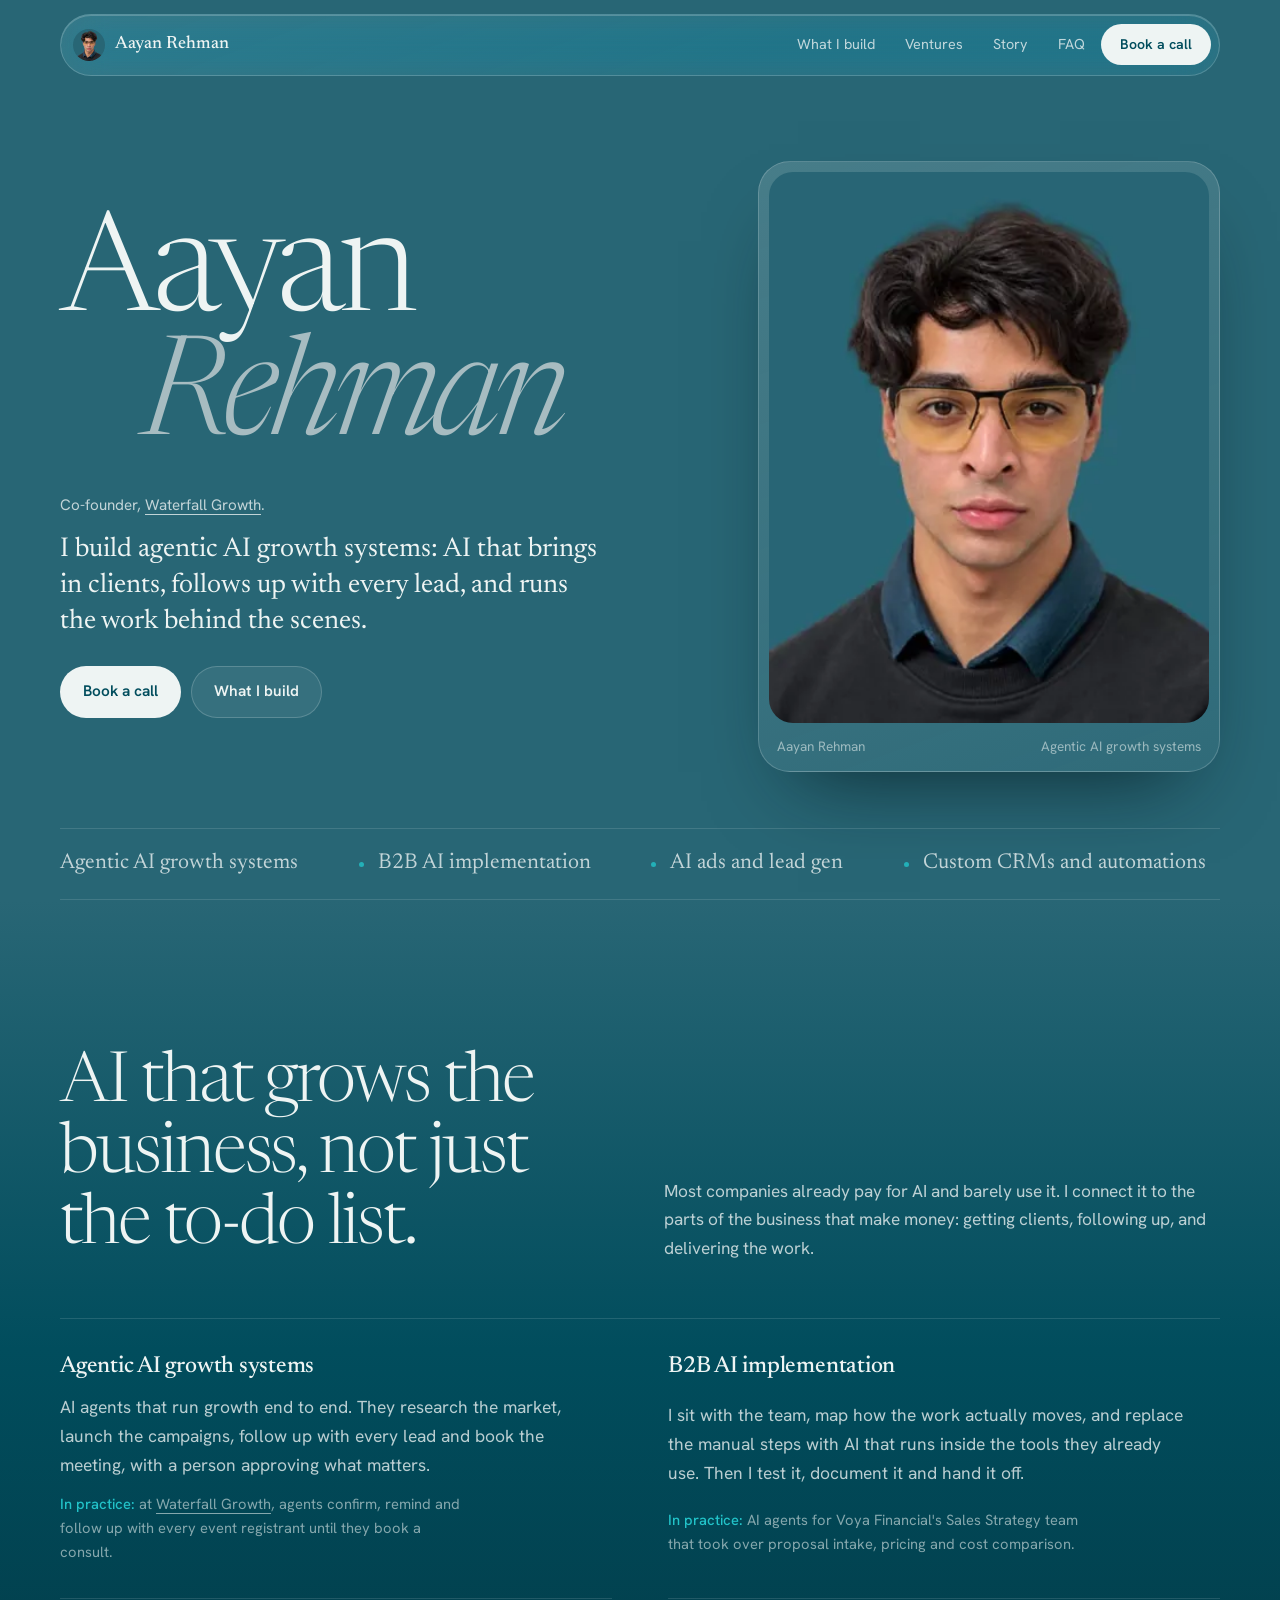
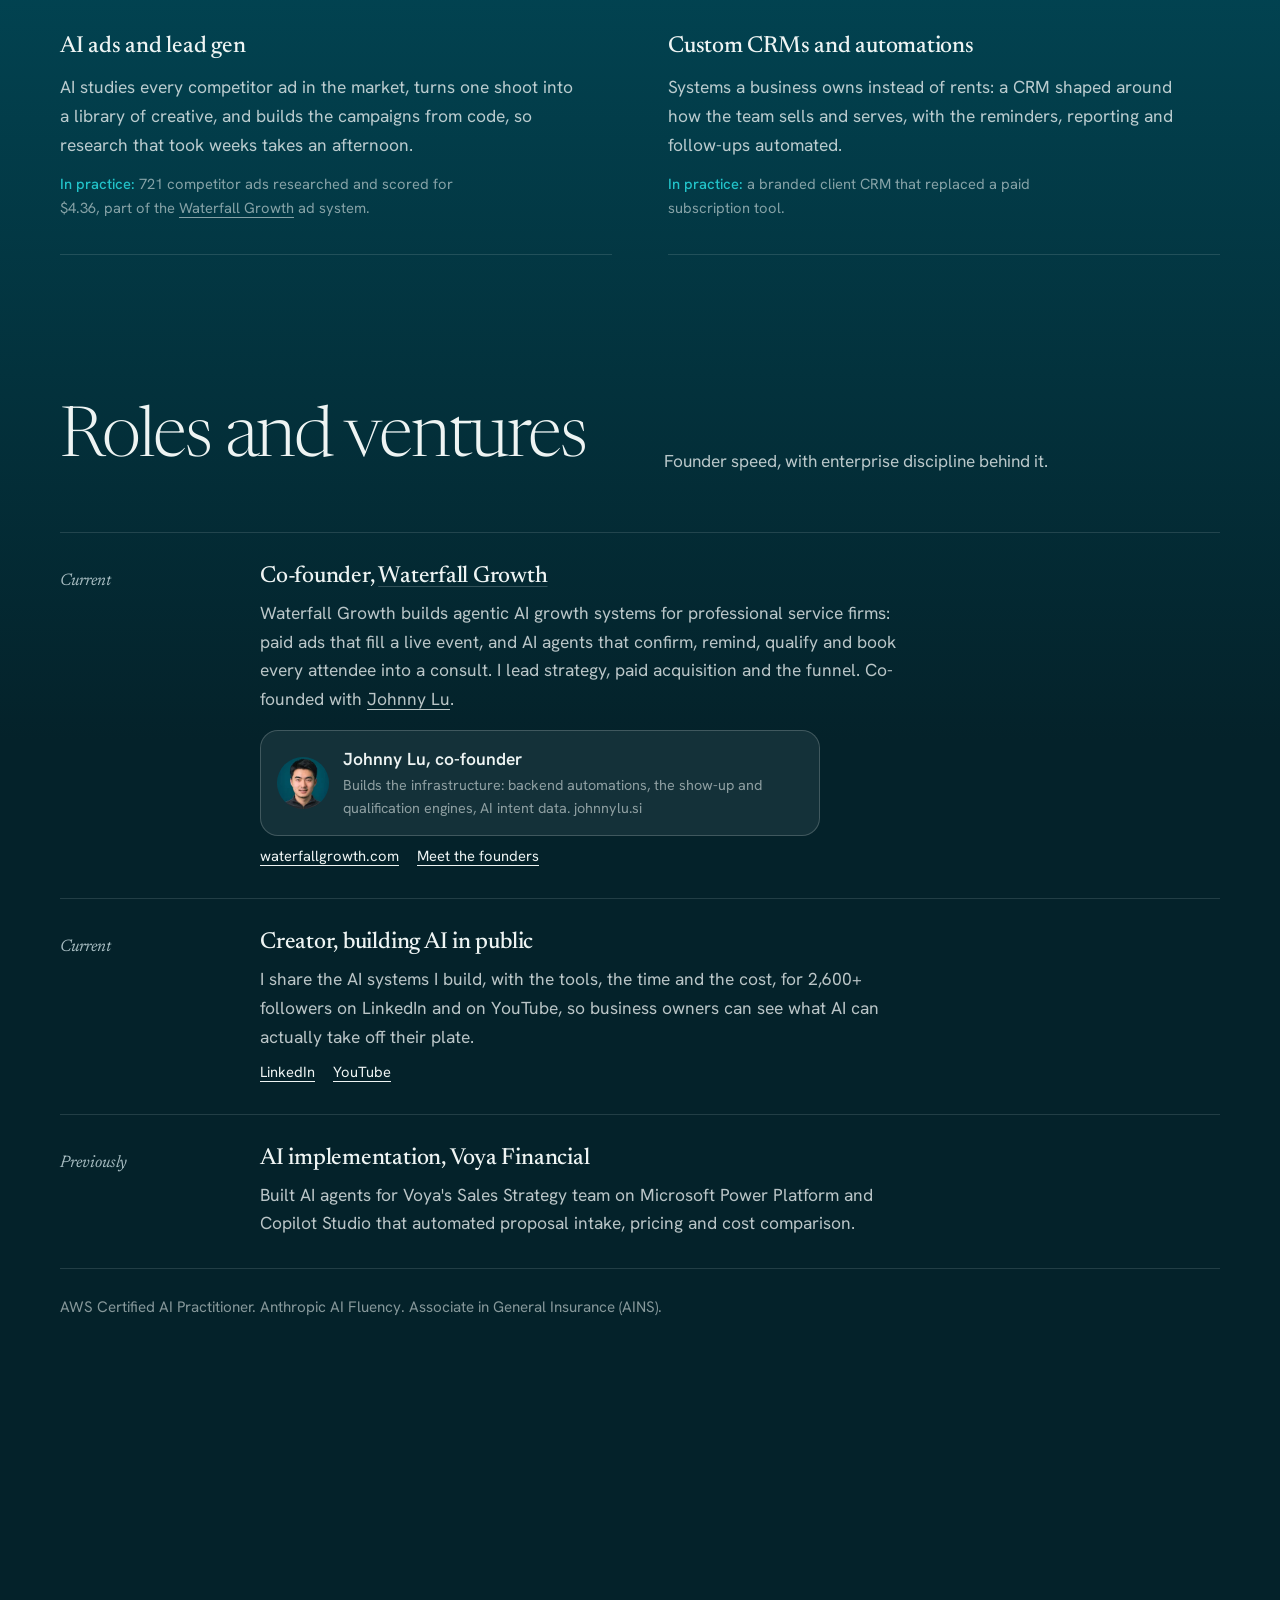
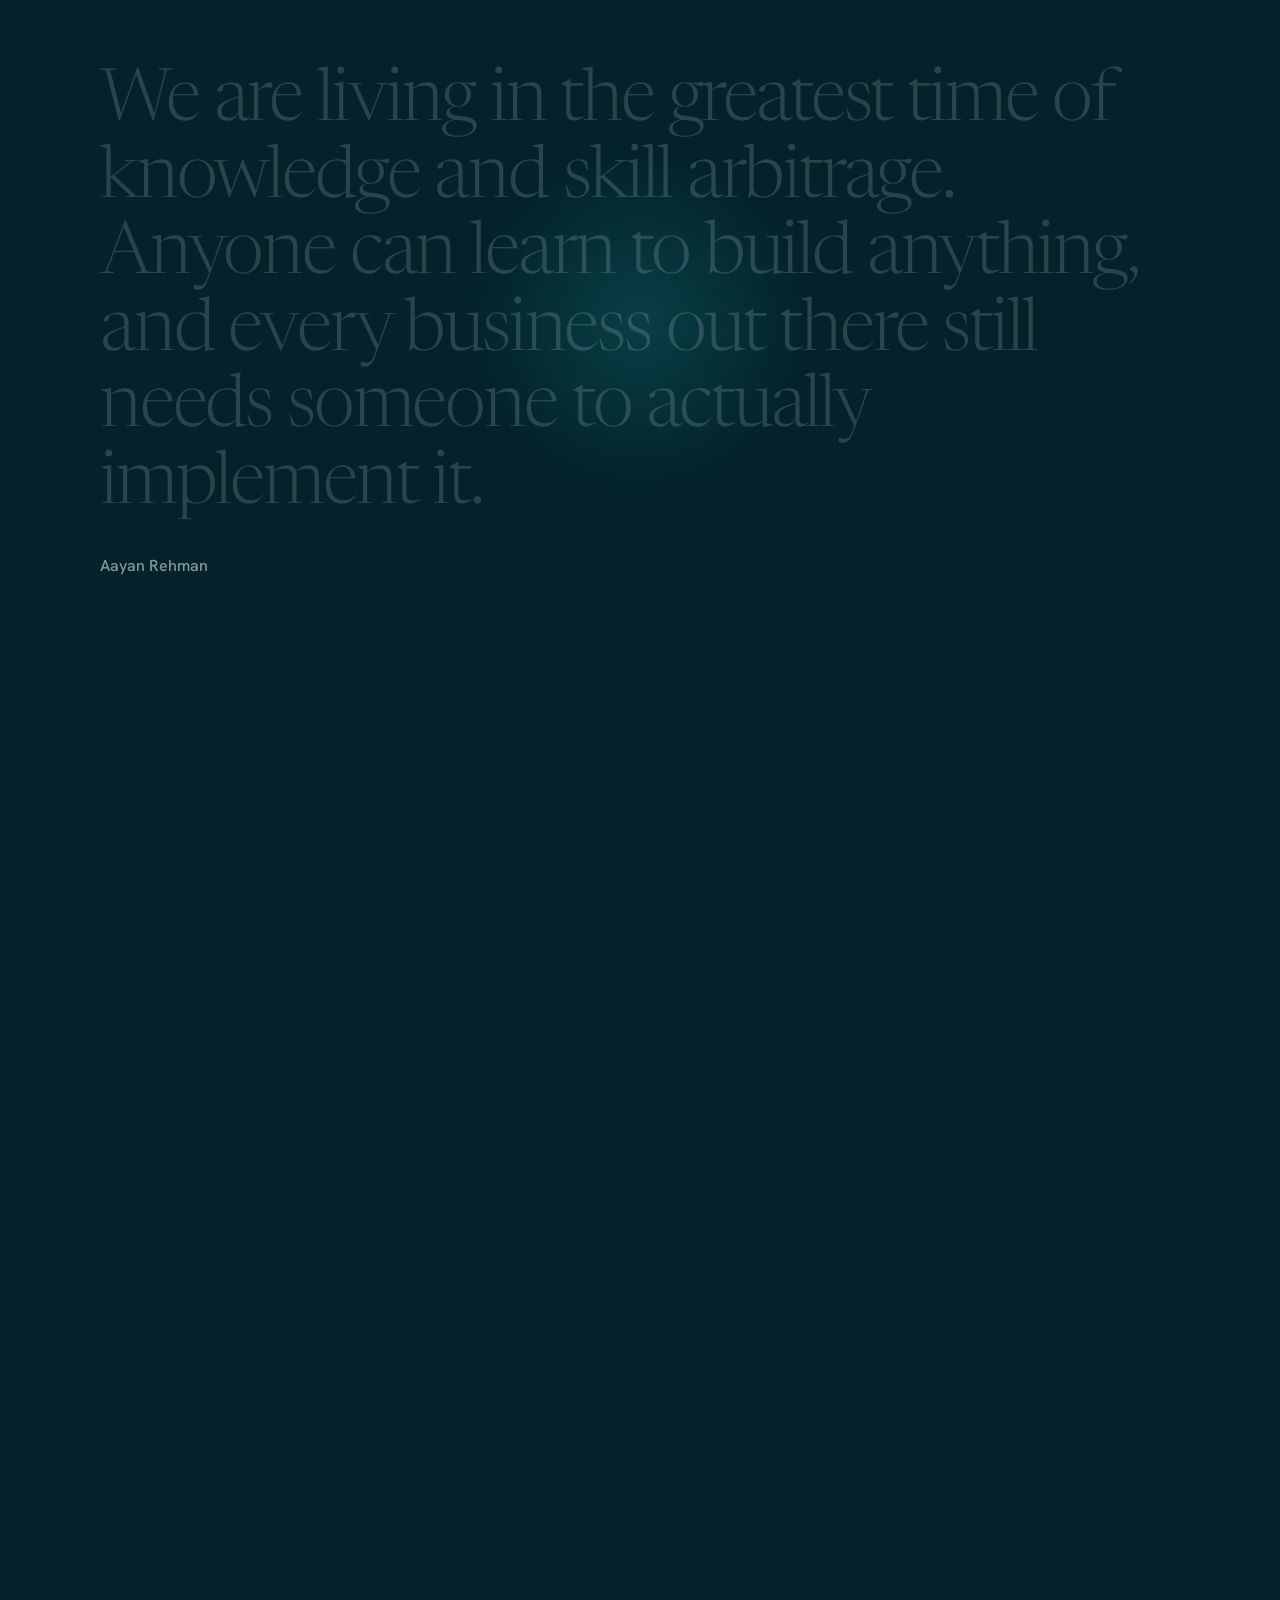
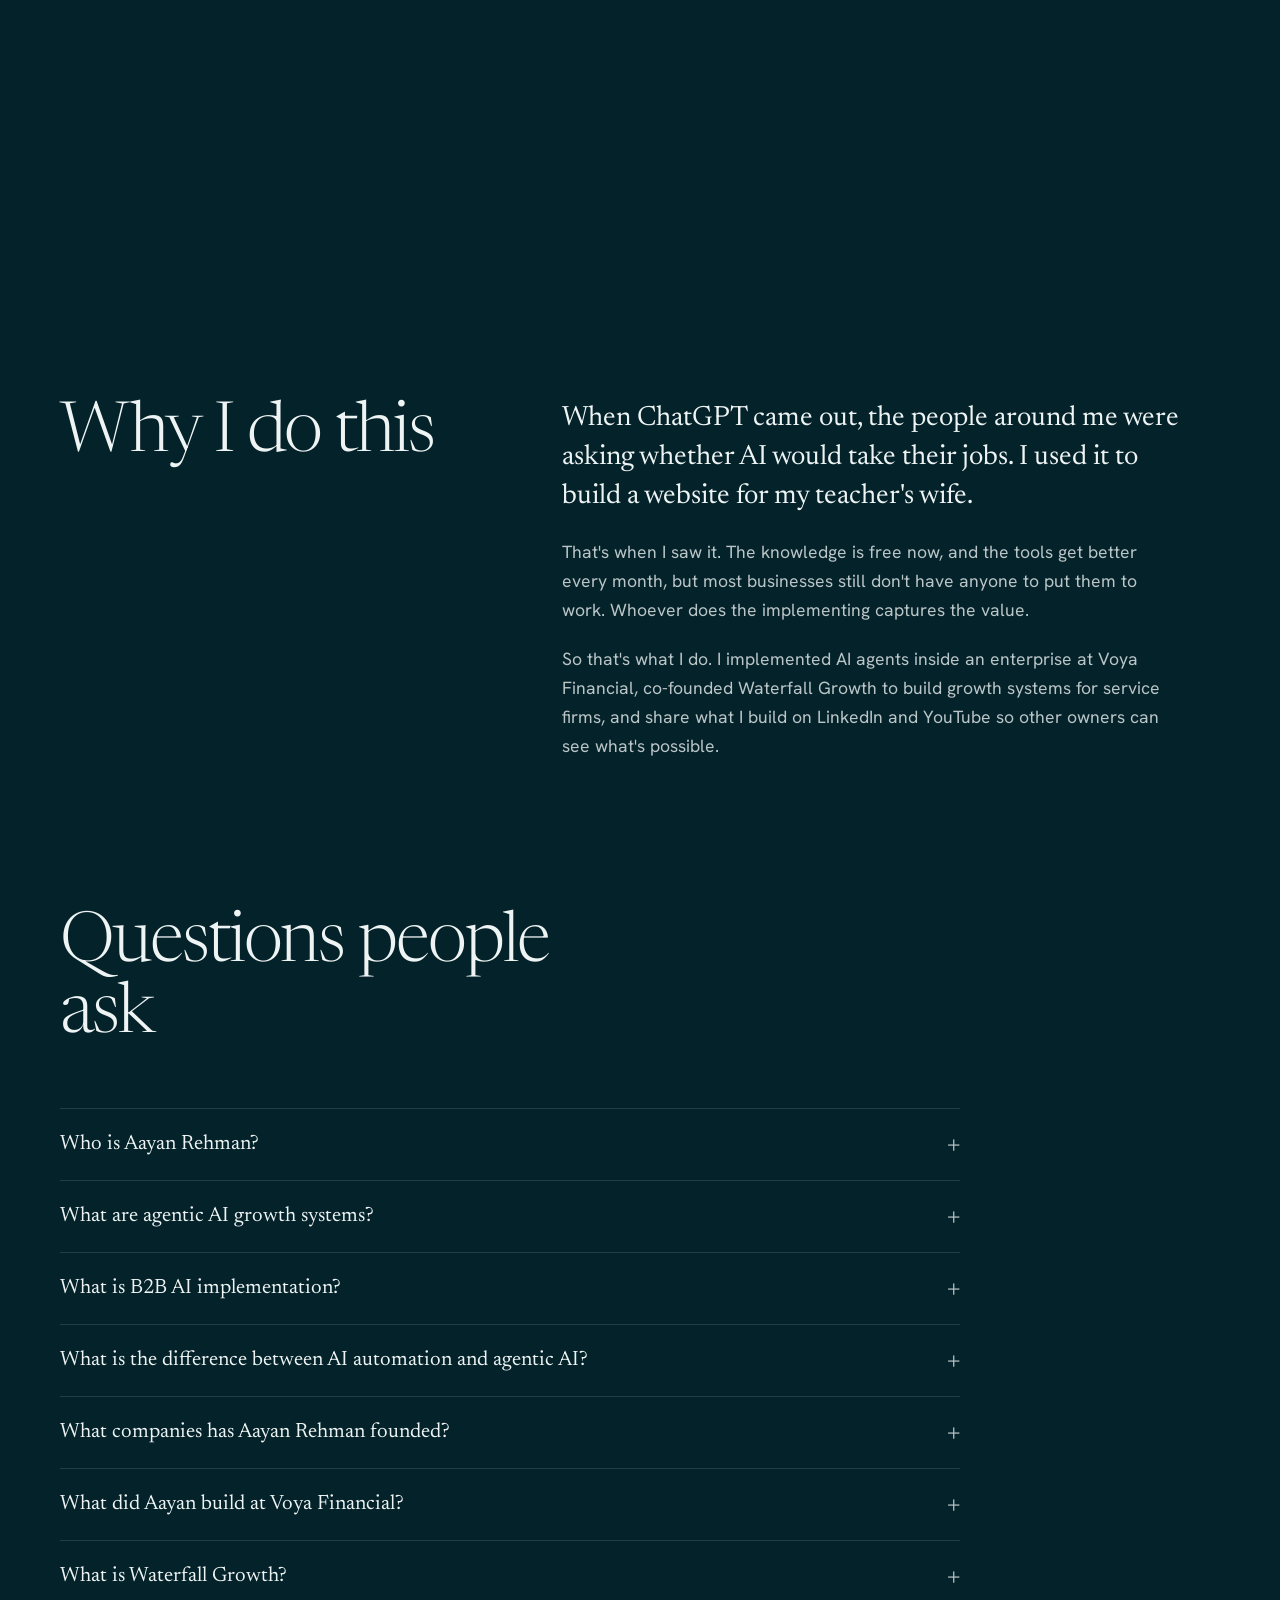
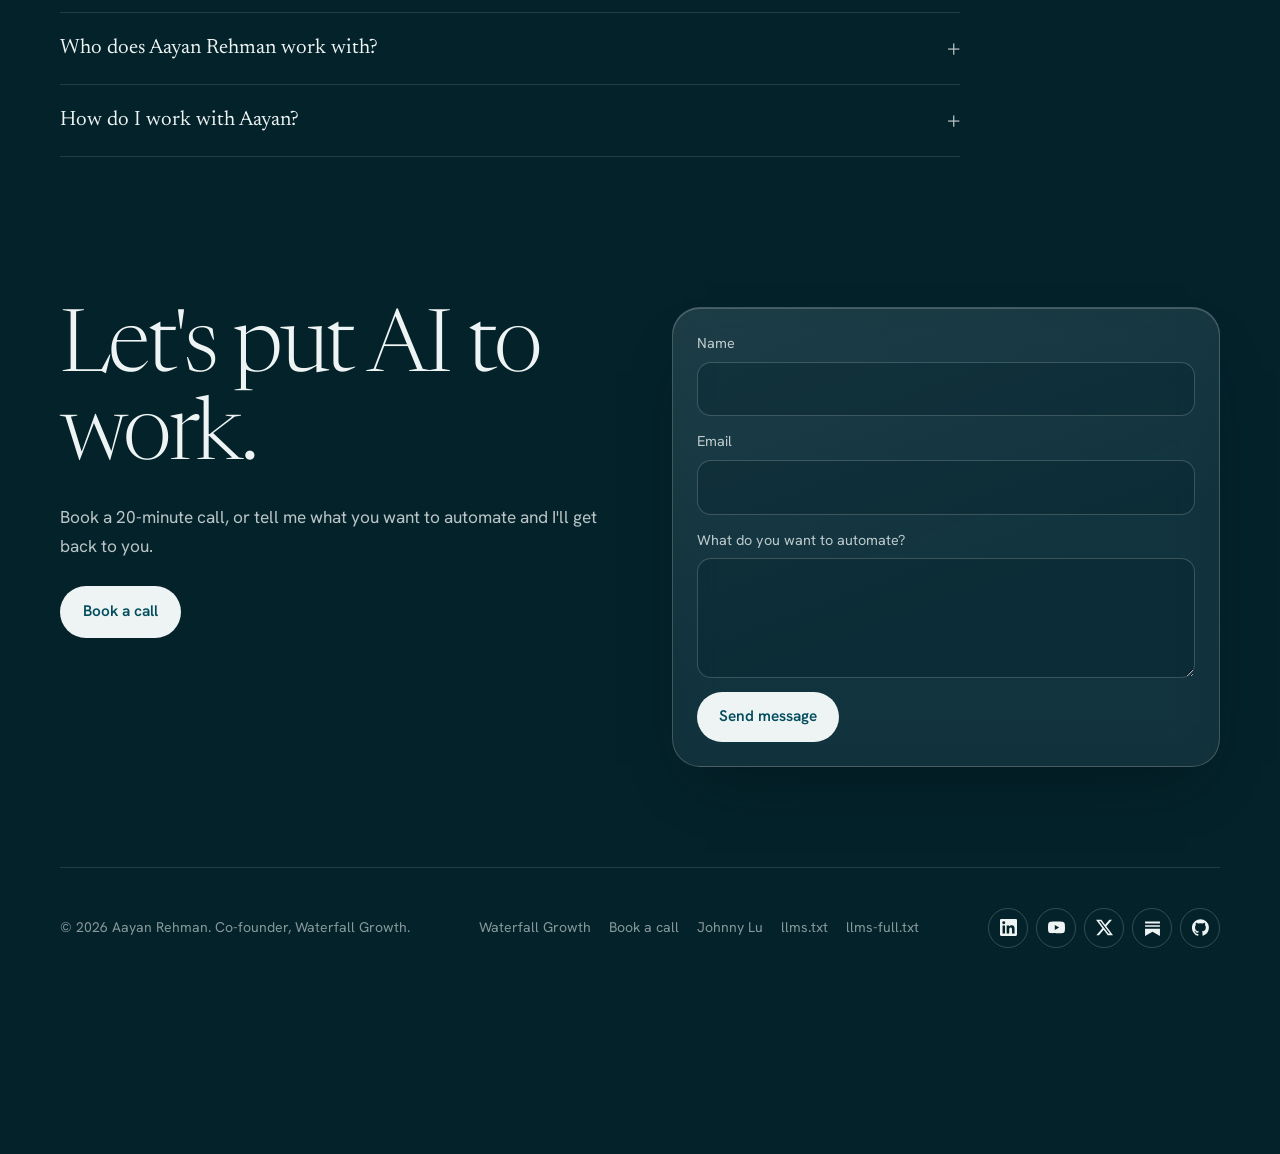
<file: index.html>
<!DOCTYPE html>
<html lang="en">
<head>
<meta charset="utf-8">
<meta name="viewport" content="width=device-width, initial-scale=1, viewport-fit=cover">
<title>Aayan Rehman | Agentic AI Growth Systems | Waterfall Growth</title>
<meta name="description" content="Aayan Rehman is a young AI entrepreneur and co-founder of Waterfall Growth, building agentic AI growth systems, B2B AI implementation, AI ads and custom CRMs.">
<meta name="author" content="Aayan Rehman">
<meta name="robots" content="index,follow,max-image-preview:large,max-snippet:-1,max-video-preview:-1">
<link rel="canonical" href="https://aayanrehman.com/">
<link rel="alternate" type="text/markdown" href="/llms-full.txt" title="Aayan Rehman, full profile for AI agents">
<link rel="icon" type="image/png" href="/favicon.png">
<link rel="apple-touch-icon" href="/apple-touch-icon.png">
<meta name="theme-color" content="#286675">
<meta property="og:type" content="profile">
<meta property="og:site_name" content="Aayan Rehman">
<meta property="og:locale" content="en_US">
<meta property="og:title" content="Aayan Rehman | Agentic AI Growth Systems">
<meta property="og:description" content="B2B AI implementation, AI ads and lead gen, custom CRMs and automations. Co-founder of Waterfall Growth.">
<meta property="og:url" content="https://aayanrehman.com/">
<meta property="og:image" content="https://aayanrehman.com/aayan-rehman.jpg">
<meta property="og:image:width" content="1200">
<meta property="og:image:height" content="1200">
<meta property="og:image:alt" content="Aayan Rehman, headshot on a teal background">
<meta property="profile:first_name" content="Aayan">
<meta property="profile:last_name" content="Rehman">
<meta property="profile:username" content="aayanrehmanai">
<meta name="twitter:card" content="summary_large_image">
<meta name="twitter:site" content="@aayanrehmanai">
<meta name="twitter:creator" content="@aayanrehmanai">
<meta name="twitter:title" content="Aayan Rehman | Agentic AI Growth Systems">
<meta name="twitter:description" content="B2B AI implementation, AI ads and lead gen, custom CRMs and automations. Co-founder of Waterfall Growth.">
<meta name="twitter:image" content="https://aayanrehman.com/aayan-rehman.jpg">
<link rel="me" href="https://www.linkedin.com/in/aayanurrehman">
<link rel="me" href="https://www.youtube.com/@aayanrehmanai">
<link rel="me" href="https://x.com/aayanrehmanai">
<link rel="me" href="https://github.com/aayanrehman">
<link rel="me" href="https://aayanurrehman.substack.com">
<link rel="preconnect" href="https://fonts.googleapis.com">
<link rel="preconnect" href="https://fonts.gstatic.com" crossorigin>
<link href="https://fonts.googleapis.com/css2?family=Newsreader:ital,opsz,wght@0,6..72,300..600;1,6..72,300..500&family=Hanken+Grotesk:wght@400..700&display=swap" rel="stylesheet">
<link rel="preload" as="image" type="image/webp" imagesrcset="/aayan-rehman-480.webp 480w, /aayan-rehman-960.webp 960w" imagesizes="(min-width:1000px) 460px, min(420px, 92vw)">
<script type="application/ld+json">
{
 "@context": "https://schema.org",
 "@graph": [
  {
   "@type": "WebSite",
   "@id": "https://aayanrehman.com/#website",
   "url": "https://aayanrehman.com/",
   "name": "Aayan Rehman",
   "alternateName": [
    "Aayan Ur Rehman",
    "aayanrehman.com"
   ],
   "inLanguage": "en-US",
   "publisher": {
    "@id": "https://aayanrehman.com/#person"
   }
  },
  {
   "@type": "ProfilePage",
   "@id": "https://aayanrehman.com/#page",
   "url": "https://aayanrehman.com/",
   "name": "Aayan Rehman | Agentic AI Growth Systems | Waterfall Growth",
   "isPartOf": {
    "@id": "https://aayanrehman.com/#website"
   },
   "about": {
    "@id": "https://aayanrehman.com/#person"
   },
   "mainEntity": {
    "@id": "https://aayanrehman.com/#person"
   },
   "primaryImageOfPage": {
    "@id": "https://aayanrehman.com/#headshot"
   },
   "image": {
    "@id": "https://aayanrehman.com/#headshot"
   },
   "dateCreated": "2026-09-20",
   "dateModified": "2026-11-10",
   "inLanguage": "en-US",
   "speakable": {
    "@type": "SpeakableSpecification",
    "cssSelector": [
     ".intro .lede",
     "#faq details p"
    ]
   },
   "significantLink": [
    "https://www.waterfallgrowth.com",
    "https://www.waterfallgrowth.com/founders",
    "https://johnnylu.si/",
    "https://www.waterfallgrowth.com/book"
   ]
  },
  {
   "@type": "ImageObject",
   "@id": "https://aayanrehman.com/#headshot",
   "url": "https://aayanrehman.com/aayan-rehman.jpg",
   "contentUrl": "https://aayanrehman.com/aayan-rehman.jpg",
   "thumbnailUrl": "https://aayanrehman.com/headshot.jpg",
   "width": 1200,
   "height": 1200,
   "name": "Aayan Rehman headshot",
   "caption": "Aayan Rehman, AI entrepreneur and co-founder of Waterfall Growth",
   "creditText": "Aayan Rehman",
   "copyrightNotice": "Aayan Rehman",
   "creator": {
    "@id": "https://aayanrehman.com/#person"
   },
   "license": "https://aayanrehman.com/#contact",
   "acquireLicensePage": "https://aayanrehman.com/#contact",
   "representativeOfPage": true,
   "about": {
    "@id": "https://aayanrehman.com/#person"
   }
  },
  {
   "@type": "Person",
   "@id": "https://aayanrehman.com/#person",
   "name": "Aayan Rehman",
   "givenName": "Aayan",
   "familyName": "Rehman",
   "additionalName": "Ur",
   "alternateName": [
    "Aayan Ur Rehman",
    "Aayan Rehman AI",
    "aayanrehmanai",
    "aayanurrehman"
   ],
   "url": "https://aayanrehman.com/",
   "mainEntityOfPage": {
    "@id": "https://aayanrehman.com/#page"
   },
   "image": {
    "@id": "https://aayanrehman.com/#headshot"
   },
   "jobTitle": [
    "Entrepreneur",
    "Co-founder, Waterfall Growth",
    "AI Implementation Consultant",
    "Creator"
   ],
   "description": "Aayan Rehman is a young American entrepreneur in the AI space. He builds agentic AI growth systems for businesses: B2B AI implementation, AI ads and lead generation, and custom CRMs and automations. He is the co-founder of Waterfall Growth.",
   "disambiguatingDescription": "Agentic AI Growth Systems | B2B AI Implementation, AI Ads & Lead Gen, Custom CRMs & Automations | Waterfall Growth",
   "slogan": "Agentic AI growth systems",
   "hasOccupation": [
    {
     "@type": "Occupation",
     "name": "Entrepreneur",
     "description": "Co-founder of Waterfall Growth, building agentic AI growth systems and paid acquisition for professional service firms.",
     "occupationLocation": {
      "@type": "Country",
      "name": "United States"
     },
     "skills": "Entrepreneurship, agentic AI, growth systems, AI ads, lead generation, paid acquisition, funnel strategy, sales"
    },
    {
     "@type": "Occupation",
     "name": "Content Creator",
     "description": "Builds AI systems in public on LinkedIn and YouTube, sharing the tools, time and cost of each build.",
     "occupationLocation": {
      "@type": "Country",
      "name": "United States"
     },
     "skills": "AI education, content creation, LinkedIn, YouTube"
    },
    {
     "@type": "Occupation",
     "name": "AI Implementation Consultant",
     "description": "B2B AI implementation: process mapping, AI agent design and deployment, user testing, governance and handoff.",
     "occupationLocation": {
      "@type": "Country",
      "name": "United States"
     },
     "skills": "AI agents, agentic AI, B2B AI implementation, Microsoft Power Platform, Copilot Studio, Power Automate, Claude, Claude Code, custom CRMs, workflow automation, Python, SQL"
    }
   ],
   "worksFor": {
    "@id": "https://aayanrehman.com/#waterfallgrowth"
   },
   "founder": {
    "@id": "https://aayanrehman.com/#waterfallgrowth"
   },
   "colleague": {
    "@type": "Person",
    "@id": "https://johnnylu.si/#person",
    "name": "Johnny Lu",
    "url": "https://johnnylu.si/",
    "image": "https://johnnylu.si/johnny-lu.jpg",
    "jobTitle": "Co-founder, Waterfall Growth",
    "sameAs": [
     "https://johnnylu.si/",
     "https://www.linkedin.com/in/johnnylu-/",
     "https://github.com/johnnylu3",
     "https://www.waterfallgrowth.com/founders"
    ]
   },
   "makesOffer": [
    {
     "@type": "Offer",
     "itemOffered": {
      "@type": "Service",
      "@id": "https://aayanrehman.com/#service-1",
      "name": "Agentic AI growth systems",
      "description": "AI agents that run growth end to end: market research, campaigns, lead follow-up and meeting booking, with human approval on key decisions.",
      "provider": {
       "@id": "https://aayanrehman.com/#person"
      },
      "areaServed": {
       "@type": "Country",
       "name": "United States"
      },
      "url": "https://www.waterfallgrowth.com"
     }
    },
    {
     "@type": "Offer",
     "itemOffered": {
      "@type": "Service",
      "@id": "https://aayanrehman.com/#service-2",
      "name": "B2B AI implementation",
      "description": "Mapping a company's processes and replacing manual steps with AI agents inside the tools the team already uses, then testing, documenting and handing off.",
      "provider": {
       "@id": "https://aayanrehman.com/#person"
      },
      "areaServed": {
       "@type": "Country",
       "name": "United States"
      },
      "url": "https://www.waterfallgrowth.com"
     }
    },
    {
     "@type": "Offer",
     "itemOffered": {
      "@type": "Service",
      "@id": "https://aayanrehman.com/#service-3",
      "name": "AI ads and lead generation",
      "description": "AI-driven ad research, creative production and campaign building, plus AI follow-up that turns leads into booked consults.",
      "provider": {
       "@id": "https://aayanrehman.com/#person"
      },
      "areaServed": {
       "@type": "Country",
       "name": "United States"
      },
      "url": "https://www.waterfallgrowth.com"
     }
    },
    {
     "@type": "Offer",
     "itemOffered": {
      "@type": "Service",
      "@id": "https://aayanrehman.com/#service-4",
      "name": "Custom CRMs and automations",
      "description": "Owned CRMs and workflow automations built around how a business sells and serves, replacing rented software.",
      "provider": {
       "@id": "https://aayanrehman.com/#person"
      },
      "areaServed": {
       "@type": "Country",
       "name": "United States"
      },
      "url": "https://www.waterfallgrowth.com"
     }
    }
   ],
   "alumniOf": [
    {
     "@type": "Organization",
     "name": "Voya Financial",
     "url": "https://www.voya.com",
     "sameAs": "https://en.wikipedia.org/wiki/Voya_Financial",
     "description": "Former employer: built AI agents for the Sales Strategy team"
    }
   ],
   "hasCredential": [
    {
     "@type": "EducationalOccupationalCredential",
     "name": "AWS Certified AI Practitioner",
     "credentialCategory": "certification",
     "recognizedBy": {
      "@type": "Organization",
      "name": "Amazon Web Services",
      "sameAs": "https://en.wikipedia.org/wiki/Amazon_Web_Services"
     }
    },
    {
     "@type": "EducationalOccupationalCredential",
     "name": "AI Fluency",
     "credentialCategory": "certificate",
     "recognizedBy": {
      "@type": "Organization",
      "name": "Anthropic",
      "sameAs": "https://en.wikipedia.org/wiki/Anthropic"
     }
    },
    {
     "@type": "EducationalOccupationalCredential",
     "name": "Associate in General Insurance (AINS)",
     "credentialCategory": "professional designation",
     "recognizedBy": {
      "@type": "Organization",
      "name": "The Institutes"
     }
    }
   ],
   "knowsAbout": [
    {
     "@type": "Thing",
     "name": "Agentic AI",
     "sameAs": "https://en.wikipedia.org/wiki/Intelligent_agent"
    },
    {
     "@type": "Thing",
     "name": "Artificial intelligence",
     "sameAs": "https://en.wikipedia.org/wiki/Artificial_intelligence"
    },
    {
     "@type": "Thing",
     "name": "Lead generation",
     "sameAs": "https://en.wikipedia.org/wiki/Lead_generation"
    },
    {
     "@type": "Thing",
     "name": "Customer relationship management",
     "sameAs": "https://en.wikipedia.org/wiki/Customer_relationship_management"
    },
    {
     "@type": "Thing",
     "name": "Business process automation",
     "sameAs": "https://en.wikipedia.org/wiki/Business_process_automation"
    },
    {
     "@type": "Thing",
     "name": "Entrepreneurship",
     "sameAs": "https://en.wikipedia.org/wiki/Entrepreneurship"
    },
    "AI agents",
    "Agentic AI growth systems",
    "B2B AI implementation",
    "AI ads",
    "AI lead generation",
    "Paid advertising",
    "Meta Ads",
    "Custom CRM development",
    "Workflow automation",
    "Marketing automation",
    "Generative AI",
    "Claude",
    "Claude Code",
    "Microsoft Copilot Studio",
    "Microsoft Power Platform",
    "Power Automate",
    "Professional services marketing"
   ],
   "knowsLanguage": "English",
   "nationality": {
    "@type": "Country",
    "name": "United States"
   },
   "sameAs": [
    "https://www.linkedin.com/in/aayanurrehman",
    "https://www.youtube.com/@aayanrehmanai",
    "https://x.com/aayanrehmanai",
    "https://github.com/aayanrehman",
    "https://aayanurrehman.substack.com",
    "https://www.waterfallgrowth.com/founders"
   ]
  },
  {
   "@type": "Organization",
   "@id": "https://aayanrehman.com/#waterfallgrowth",
   "sameAs": [
    "https://www.waterfallgrowth.com/#organization"
   ],
   "name": "Waterfall Growth",
   "alternateName": "WaterfallGrowth",
   "url": "https://www.waterfallgrowth.com",
   "logo": {
    "@type": "ImageObject",
    "url": "https://aayanrehman.com/media/waterfall-logo.png",
    "width": 2048,
    "height": 838
   },
   "slogan": "Growth, engineered.",
   "description": "Waterfall Growth builds agentic AI growth systems and paid acquisition for professional service firms: ads fill a live event, and AI agents confirm, remind and follow up so attendees book a consult.",
   "founder": [
    {
     "@id": "https://aayanrehman.com/#person"
    },
    {
     "@type": "Person",
     "@id": "https://johnnylu.si/#person",
     "name": "Johnny Lu",
     "url": "https://johnnylu.si/",
     "image": "https://johnnylu.si/johnny-lu.jpg",
     "jobTitle": "Co-founder, Waterfall Growth",
     "sameAs": [
      "https://johnnylu.si/",
      "https://www.linkedin.com/in/johnnylu-/",
      "https://github.com/johnnylu3",
      "https://www.waterfallgrowth.com/founders"
     ]
    }
   ],
   "areaServed": {
    "@type": "Country",
    "name": "United States"
   },
   "knowsAbout": [
    "Agentic AI",
    "AI ads",
    "AI lead generation",
    "Paid advertising",
    "Custom CRMs",
    "AI automation"
   ],
   "potentialAction": {
    "@type": "ReserveAction",
    "name": "Book a call",
    "target": "https://www.waterfallgrowth.com/book"
   }
  },
  {
   "@type": "FAQPage",
   "@id": "https://aayanrehman.com/#faq",
   "mainEntity": [
    {
     "@type": "Question",
     "name": "Who is Aayan Rehman?",
     "acceptedAnswer": {
      "@type": "Answer",
      "text": "Aayan Rehman is a young entrepreneur in the AI space. He builds agentic AI growth systems for businesses and is the co-founder of Waterfall Growth. His work covers B2B AI implementation, AI ads and lead generation, and custom CRMs and automations."
     }
    },
    {
     "@type": "Question",
     "name": "What are agentic AI growth systems?",
     "acceptedAnswer": {
      "@type": "Answer",
      "text": "Agentic AI growth systems are AI agents that handle the work of growing a business end to end: researching the market, running campaigns, following up with every lead and booking meetings, with a person approving the decisions that matter."
     }
    },
    {
     "@type": "Question",
     "name": "What is B2B AI implementation?",
     "acceptedAnswer": {
      "@type": "Answer",
      "text": "B2B AI implementation is putting AI to work inside a company's real processes. Aayan maps how work moves through a team, finds the manual steps, and replaces them with AI agents that run in the tools the team already uses, then tests and documents them so they keep working."
     }
    },
    {
     "@type": "Question",
     "name": "What is the difference between AI automation and agentic AI?",
     "acceptedAnswer": {
      "@type": "Answer",
      "text": "AI automation follows fixed steps someone designed in advance. Agentic AI can decide the next step itself: it reads the situation, chooses an action, uses tools and checks its work. Aayan builds agentic systems with guardrails, so a person approves the decisions that matter."
     }
    },
    {
     "@type": "Question",
     "name": "What companies has Aayan Rehman founded?",
     "acceptedAnswer": {
      "@type": "Answer",
      "text": "Aayan Rehman co-founded Waterfall Growth with Johnny Lu. Waterfall Growth builds agentic AI growth systems for professional service firms: paid ads that fill a live event, and AI agents that confirm, remind, qualify and book attendees into consults."
     }
    },
    {
     "@type": "Question",
     "name": "What did Aayan build at Voya Financial?",
     "acceptedAnswer": {
      "@type": "Answer",
      "text": "Aayan previously worked on Voya Financial's Sales Strategy team, where he built AI agents on Microsoft Power Platform and Copilot Studio that automated proposal intake, pricing and cost comparison."
     }
    },
    {
     "@type": "Question",
     "name": "What is Waterfall Growth?",
     "acceptedAnswer": {
      "@type": "Answer",
      "text": "Waterfall Growth is the company Aayan co-founded with Johnny Lu. It builds AI systems and paid acquisition for professional service firms: ads fill a live event, and AI agents confirm, remind and follow up so attendees book a consult."
     }
    },
    {
     "@type": "Question",
     "name": "Who does Aayan Rehman work with?",
     "acceptedAnswer": {
      "@type": "Answer",
      "text": "Businesses across the United States, from enterprise teams putting AI into their operations to professional service firms that want a full calendar."
     }
    },
    {
     "@type": "Question",
     "name": "How do I work with Aayan?",
     "acceptedAnswer": {
      "@type": "Answer",
      "text": "Book a 20-minute call at waterfallgrowth.com/book, or send a message through the form on this page."
     }
    }
   ]
  }
 ]
}
</script>
<style>
:root{
  --abyss:#04222A; --lagoon:#014D5D; --tide:#286675; --mist:#A7BCC1; --foam:#EEF4F3;
  --foam-2:rgba(238,244,243,.78); --foam-3:rgba(238,244,243,.56);
  --cyan:#22C3C9;
  --glass:rgba(238,244,243,.07); --glass-hi:rgba(238,244,243,.12);
  --edge:rgba(238,244,243,.2); --hair:rgba(238,244,243,.13);
  --serif:"Newsreader",Georgia,serif; --sans:"Hanken Grotesk",system-ui,sans-serif;
  --ease:cubic-bezier(.2,.7,.2,1);
  color-scheme:dark;
}
*{box-sizing:border-box}
html{scroll-behavior:smooth;scroll-padding-top:96px;-webkit-text-size-adjust:100%}
body{margin:0;color:var(--foam);font:400 clamp(1rem,.96rem + .18vw,1.09rem)/1.65 var(--sans);overflow-x:clip;
  background:linear-gradient(180deg,var(--tide) 0,var(--tide) 100vh,var(--lagoon) 150vh,var(--abyss) 260vh,var(--abyss) 100%);background-color:var(--abyss)}
img{display:block;max-width:100%;height:auto}
a{color:inherit;text-underline-offset:4px;text-decoration-thickness:1px}
h1,h2,h3,p,ol,ul,dl,dd,blockquote{margin:0}
ol,ul{padding:0;list-style:none}
button,input,textarea{font:inherit;color:inherit}
:focus-visible{outline:2px solid var(--foam);outline-offset:4px;border-radius:6px}
::selection{background:var(--cyan);color:var(--abyss)}
.wrap{width:min(1160px,calc(100% - 32px));margin-inline:auto}
.skip{position:fixed;left:16px;top:-80px;z-index:99;background:var(--foam);color:var(--abyss);padding:10px 18px;border-radius:12px}
.skip:focus{top:12px}
.glass{background:linear-gradient(160deg,var(--glass-hi),var(--glass) 60%);border:1px solid var(--edge);
  -webkit-backdrop-filter:blur(22px) saturate(150%);backdrop-filter:blur(22px) saturate(150%);
  box-shadow:inset 0 1px 0 rgba(255,255,255,.2),0 30px 60px -34px rgba(0,18,22,.7)}
@supports not ((backdrop-filter:blur(1px)) or (-webkit-backdrop-filter:blur(1px))){.glass{background:rgba(1,60,72,.92)}}


.bar{position:fixed;top:14px;left:50%;translate:-50% 0;z-index:40;width:min(1160px,calc(100% - 24px));
  display:flex;align-items:center;justify-content:space-between;gap:12px;padding:8px 8px 8px 12px;border-radius:999px}
.mark{display:flex;align-items:center;gap:10px;text-decoration:none;font:500 1.12rem/1 var(--serif);white-space:nowrap}
.mark img{width:32px;height:32px;border-radius:50%;object-fit:cover}
.bar nav{display:flex;gap:2px;align-items:center}
.bar nav a{text-decoration:none;font-size:.9rem;padding:10px 14px;border-radius:999px;color:var(--foam-2);transition:background .2s,color .2s}
.bar nav a:hover{color:var(--foam);background:var(--glass)}
.btn{display:inline-flex;align-items:center;justify-content:center;min-height:46px;padding:12px 22px;border-radius:999px;
  text-decoration:none;font-weight:600;font-size:.96rem;border:1px solid transparent;cursor:pointer;transition:transform .25s var(--ease),background .25s}
.btn:active{transform:scale(.97)}
.btn-solid,.bar nav a.btn-solid{background:var(--foam);color:var(--lagoon)}
.btn-solid:hover,.bar nav a.btn-solid:hover{background:#fff;color:var(--lagoon)}
.btn-ghost{border-color:var(--edge);background:var(--glass)}
.btn-ghost:hover{background:var(--glass-hi)}
.bar .btn{min-height:40px;padding:8px 18px;font-size:.88rem}

/* hero */
.hero{min-height:100svh;display:grid;align-content:end;padding:120px 0 0}
.hero-grid{display:grid;gap:36px;align-items:center;padding-bottom:56px}
.hero h1{font:300 clamp(4rem,1.2rem + 10vw,8.6rem)/.9 var(--serif);letter-spacing:-.045em;color:var(--foam)}
.hero h1 span{display:block}
.hero h1 .ln2{font-style:italic;color:var(--mist);padding-left:.6em}
.intro{margin-top:30px;max-width:540px}
.intro .role{font-size:.95rem;color:var(--foam-2)}
.intro .lede{margin-top:14px;font:400 clamp(1.3rem,1.05rem + .9vw,1.7rem)/1.32 var(--serif);color:var(--foam)}
.intro .cta{display:flex;gap:10px;flex-wrap:wrap;margin-top:26px}
.frame{margin:0;border-radius:32px;padding:10px;background:linear-gradient(160deg,rgba(238,244,243,.16),rgba(238,244,243,.04));border:1px solid var(--edge);box-shadow:0 40px 80px -40px rgba(0,18,22,.75)}
.frame img{border-radius:24px;width:100%;aspect-ratio:4/5;object-fit:cover;object-position:50% 30%}
.frame figcaption{display:flex;justify-content:space-between;gap:12px;padding:12px 8px 4px;font-size:.85rem;color:var(--foam-3)}

/* discipline line (the LinkedIn headline) */
.disciplines{border-top:1px solid var(--hair);border-bottom:1px solid var(--hair);padding:22px 0;display:flex;flex-wrap:wrap;gap:10px 0;justify-content:space-between}
.disciplines li{font:400 clamp(1.05rem,.95rem + .5vw,1.35rem)/1.2 var(--serif);color:var(--foam-2);display:flex;align-items:center;gap:14px;padding-right:14px}
.disciplines li + li::before{content:"";width:5px;height:5px;border-radius:50%;background:var(--cyan);opacity:.8}

/* sections */
.sec{padding:clamp(88px,12vw,150px) 0}
.head{display:grid;gap:18px;margin-bottom:56px}
h2{font:300 clamp(2.4rem,1.3rem + 3.8vw,4.6rem)/1.02 var(--serif);letter-spacing:-.03em;max-width:17ch}
h3{font:500 1.45rem/1.2 var(--serif);letter-spacing:-.01em}
.sub{color:var(--foam-2);max-width:58ch;font-size:1.08rem}

/* offer grid: editorial, hairlines not cards */
.offers{display:grid;grid-template-columns:1fr;border-top:1px solid var(--hair)}
.offer{padding:34px 0;border-bottom:1px solid var(--hair);display:grid;gap:12px}
.offer p{color:var(--foam-2);max-width:52ch}
.offer .eg{font-size:.92rem;color:var(--foam-3)}
.offer .eg b{color:var(--cyan);font-weight:500}

/* record */
.record{display:grid;gap:14px}
.rec{border-radius:24px;padding:28px;display:grid;gap:10px;align-content:start}
.rec .who{font-size:.9rem;color:var(--foam-3)}
.rec p{color:var(--foam-2)}
.rec .big{font:300 clamp(2.6rem,1.8rem + 2.4vw,3.8rem)/1 var(--serif);letter-spacing:-.03em;color:var(--foam);margin-top:6px}
.creds{margin-top:26px;color:var(--foam-3);font-size:.95rem;max-width:80ch}

.roles{border-top:1px solid var(--hair)}
.role-row{display:grid;gap:8px 40px;padding:30px 0;border-bottom:1px solid var(--hair)}
.role-row .when{font:italic 400 1.05rem/1.3 var(--serif);color:var(--mist)}
.role-row h3 a{text-decoration-color:var(--edge)}
.role-row p{color:var(--foam-2);max-width:64ch;margin-top:8px}
.role-row .links{display:flex;gap:18px;flex-wrap:wrap;font-size:.92rem}
.role-row .links a{color:var(--foam)}
@media (min-width:760px){.role-row{grid-template-columns:160px 1fr}}
.partner{display:flex;gap:14px;align-items:center;margin-top:16px;padding:14px 16px;border-radius:18px;border:1px solid var(--edge);background:var(--glass);text-decoration:none;max-width:560px;transition:background .2s}
.partner:hover{background:var(--glass-hi)}
.partner img{width:52px;height:52px;border-radius:50%;object-fit:cover;flex:none}
.partner b{display:block;font-weight:600;color:var(--foam)}
.partner span span{display:block;color:var(--foam-3);font-size:.9rem}
/* quote */
.moment{height:220vh}
.moment-pin{position:sticky;top:0;height:100svh;display:grid;place-items:center;overflow:hidden}
.moment blockquote{position:relative;width:min(1080px,calc(100% - 32px));font:300 clamp(2rem,1rem + 4.4vw,5.2rem)/1.06 var(--serif);letter-spacing:-.03em}
.moment .w{opacity:.16;transition:opacity .35s linear}
.moment .w.on{opacity:1}
.moment cite{display:block;margin-top:30px;font:500 1rem var(--sans);font-style:normal;color:var(--foam-3);letter-spacing:0}
.moment .halo{position:absolute;width:70vmin;aspect-ratio:1;border-radius:50%;background:radial-gradient(circle,rgba(34,195,201,.18),transparent 65%);scale:calc(.6 + var(--mp,0)*.9)}

/* story */
.story{display:grid;gap:40px}
.story .prose{max-width:62ch;display:grid;gap:20px}
.story .prose p{color:var(--foam-2);font-size:1.1rem}
.story .prose p:first-child{font:400 clamp(1.35rem,1.1rem + .8vw,1.75rem)/1.4 var(--serif);color:var(--foam)}

/* faq */
.faq{display:grid;border-top:1px solid var(--hair);max-width:900px}
.faq details{border-bottom:1px solid var(--hair)}
.faq summary{cursor:pointer;list-style:none;padding:22px 0;font:400 1.3rem/1.3 var(--serif);display:flex;justify-content:space-between;gap:16px}
.faq summary::-webkit-details-marker{display:none}
.faq summary::after{content:"+";font:300 1.5rem/1 var(--sans);color:var(--foam-2);transition:rotate .3s var(--ease)}
.faq details[open] summary::after{rotate:45deg}
.faq details p{padding:0 0 24px;color:var(--foam-2);max-width:70ch}

/* close */
.close{display:grid;gap:32px;align-items:start}
.close h2{font-size:clamp(2.8rem,1.4rem + 5vw,6rem);max-width:12ch}
form.glass{border-radius:28px;padding:24px;display:grid;gap:14px}
label{display:grid;gap:6px;font-size:.9rem;color:var(--foam-2)}
input,textarea{width:100%;padding:13px 15px;border-radius:14px;border:1px solid var(--edge);background:rgba(4,34,42,.35);color:var(--foam);font-size:1rem}
textarea{min-height:120px;resize:vertical}
input:focus-visible,textarea:focus-visible{outline:none;border-color:var(--foam);box-shadow:0 0 0 3px rgba(238,244,243,.18)}
form .btn{border:0;justify-self:start}
.sent{color:var(--cyan)}
footer{padding:40px 0 56px;display:flex;flex-wrap:wrap;gap:16px 28px;justify-content:space-between;align-items:center;color:var(--foam-3);font-size:.88rem;border-top:1px solid var(--hair);margin-top:100px}
footer nav{display:flex;flex-wrap:wrap;gap:18px}
footer a{text-decoration:none}
footer a:hover{color:var(--foam)}
.social{display:flex;gap:8px}
.social a{width:40px;height:40px;border-radius:50%;display:grid;place-items:center;border:1px solid var(--edge);transition:background .2s}
.social a:hover{background:var(--glass-hi)}
.social svg{width:17px;height:17px;fill:var(--foam)}

@media (prefers-reduced-motion:no-preference){
  .hero h1 span,.intro{animation:rise 1s var(--ease) both}
  .hero h1 .ln2{animation-delay:.08s}.intro{animation-delay:.18s}
  @keyframes rise{from{translate:0 18px}to{translate:0 0}}
}
@media (prefers-reduced-motion:reduce){
  html{scroll-behavior:auto}
  .moment{height:auto}.moment-pin{position:relative;height:auto;padding:110px 0}.moment .w{opacity:1}
}
@media (min-width:760px){
  .offers{grid-template-columns:1fr 1fr;column-gap:56px}
  .record{grid-template-columns:repeat(3,1fr)}
}
@media (min-width:1000px){
  .hero-grid{grid-template-columns:1.15fr .85fr;gap:72px}
  .story{grid-template-columns:.8fr 1.2fr;gap:64px}
  .close{grid-template-columns:1fr 1fr;gap:64px}
  .head{grid-template-columns:1fr 1fr;align-items:end;gap:48px}
}
@media (max-width:760px){
  .bar nav a:not(.btn){display:none}
  .disciplines{justify-content:flex-start}
  .frame{max-width:420px}
}
</style>
</head>
<body>
<a class="skip" href="#main">Skip to content</a>

<header class="bar glass">
  <a class="mark" href="#top" aria-label="Aayan Rehman, back to top"><img src="/avatar-64.jpg" alt="" width="32" height="32"><span>Aayan Rehman</span></a>
  <nav aria-label="Sections">
    <a href="#build">What I build</a>
    <a href="#record">Ventures</a>
    <a href="#story">Story</a>
    <a href="#faq">FAQ</a>
    <a class="btn btn-solid" href="https://www.waterfallgrowth.com/book" target="_blank" rel="noopener">Book a call</a>
  </nav>
</header>

<main id="main">
<section class="hero" id="top" aria-label="Introduction">
  <div class="wrap hero-grid">
    <div>
      <h1><span>Aayan</span><span class="ln2">Rehman</span></h1>
      <div class="intro">
        <p class="role">Co-founder, <a href="https://www.waterfallgrowth.com" target="_blank" rel="noopener">Waterfall Growth</a>.</p>
        <p class="lede">I build agentic AI growth systems: AI that brings in clients, follows up with every lead, and runs the work behind the scenes.</p>
        <div class="cta">
          <a class="btn btn-solid" href="https://www.waterfallgrowth.com/book" target="_blank" rel="noopener">Book a call</a>
          <a class="btn btn-ghost" href="#build">What I build</a>
        </div>
      </div>
    </div>
    <figure class="frame">
      <picture><source type="image/webp" srcset="/aayan-rehman-480.webp 480w, /aayan-rehman-960.webp 960w" sizes="(min-width:1000px) 460px, min(420px, 92vw)"><img src="/aayan-rehman.jpg" alt="Aayan Rehman, AI entrepreneur and co-founder of Waterfall Growth" width="1200" height="1200" fetchpriority="high"></picture>
      <figcaption><span>Aayan Rehman</span><span>Agentic AI growth systems</span></figcaption>
    </figure>
  </div>
  <div class="wrap">
    <ul class="disciplines" aria-label="Focus areas">
      <li>Agentic AI growth systems</li><li>B2B AI implementation</li><li>AI ads and lead gen</li><li>Custom CRMs and automations</li>
    </ul>
  </div>
</section>

<section class="sec" id="build" aria-labelledby="build-h">
  <div class="wrap">
    <div class="head">
      <h2 id="build-h">AI that grows the business, not just the to-do list.</h2>
      <p class="sub">Most companies already pay for AI and barely use it. I connect it to the parts of the business that make money: getting clients, following up, and delivering the work.</p>
    </div>
    <div class="offers">
      <div class="offer"><h3>Agentic AI growth systems</h3><p>AI agents that run growth end to end. They research the market, launch the campaigns, follow up with every lead and book the meeting, with a person approving what matters.</p><p class="eg"><b>In practice:</b> at <a href="https://www.waterfallgrowth.com" target="_blank" rel="noopener">Waterfall Growth</a>, agents confirm, remind and follow up with every event registrant until they book a consult.</p></div>
      <div class="offer"><h3>B2B AI implementation</h3><p>I sit with the team, map how the work actually moves, and replace the manual steps with AI that runs inside the tools they already use. Then I test it, document it and hand it off.</p><p class="eg"><b>In practice:</b> AI agents for Voya Financial's Sales Strategy team that took over proposal intake, pricing and cost comparison.</p></div>
      <div class="offer"><h3>AI ads and lead gen</h3><p>AI studies every competitor ad in the market, turns one shoot into a library of creative, and builds the campaigns from code, so research that took weeks takes an afternoon.</p><p class="eg"><b>In practice:</b> 721 competitor ads researched and scored for $4.36, part of the <a href="https://www.waterfallgrowth.com" target="_blank" rel="noopener">Waterfall Growth</a> ad system.</p></div>
      <div class="offer"><h3>Custom CRMs and automations</h3><p>Systems a business owns instead of rents: a CRM shaped around how the team sells and serves, with the reminders, reporting and follow-ups automated.</p><p class="eg"><b>In practice:</b> a branded client CRM that replaced a paid subscription tool.</p></div>
    </div>
  </div>
</section>

<section class="sec" id="record" aria-labelledby="record-h" style="padding-top:0">
  <div class="wrap">
    <div class="head">
      <h2 id="record-h">Roles and ventures</h2>
      <p class="sub">Founder speed, with enterprise discipline behind it.</p>
    </div>
    <div class="roles">
      <div class="role-row"><p class="when">Current</p><div><h3>Co-founder, <a href="https://www.waterfallgrowth.com" target="_blank" rel="noopener">Waterfall Growth</a></h3><p>Waterfall Growth builds agentic AI growth systems for professional service firms: paid ads that fill a live event, and AI agents that confirm, remind, qualify and book every attendee into a consult. I lead strategy, paid acquisition and the funnel. Co-founded with <a href="https://johnnylu.si/" target="_blank" rel="noopener">Johnny Lu</a>.</p><a class="partner" href="https://johnnylu.si/" target="_blank" rel="noopener"><img src="/media/johnny-lu-160.webp" alt="Johnny Lu, co-founder of Waterfall Growth" width="52" height="52" loading="lazy"><span><b>Johnny Lu, co-founder</b><span>Builds the infrastructure: backend automations, the show-up and qualification engines, AI intent data. johnnylu.si</span></span></a><p class="links"><a href="https://www.waterfallgrowth.com" target="_blank" rel="noopener">waterfallgrowth.com</a><a href="https://www.waterfallgrowth.com/founders" target="_blank" rel="noopener">Meet the founders</a></p></div></div>
      <div class="role-row"><p class="when">Current</p><div><h3>Creator, building AI in public</h3><p>I share the AI systems I build, with the tools, the time and the cost, for 2,600+ followers on LinkedIn and on YouTube, so business owners can see what AI can actually take off their plate.</p><p class="links"><a href="https://www.linkedin.com/in/aayanurrehman" target="_blank" rel="me noopener">LinkedIn</a><a href="https://www.youtube.com/@aayanrehmanai" target="_blank" rel="me noopener">YouTube</a></p></div></div>
      <div class="role-row"><p class="when">Previously</p><div><h3>AI implementation, Voya Financial</h3><p>Built AI agents for Voya's Sales Strategy team on Microsoft Power Platform and Copilot Studio that automated proposal intake, pricing and cost comparison.</p></div></div>
    </div>
    <p class="creds">AWS Certified AI Practitioner. Anthropic AI Fluency. Associate in General Insurance (AINS).</p>
  </div>
</section>

<section class="moment" aria-label="What I believe">
  <div class="moment-pin">
    <div class="halo" aria-hidden="true"></div>
    <blockquote>
      <p>We are living in the greatest time of knowledge and skill arbitrage. Anyone can learn to build anything, and every business out there still needs someone to actually implement it.</p>
      <cite>Aayan Rehman</cite>
    </blockquote>
  </div>
</section>

<section class="sec" id="story" aria-labelledby="story-h">
  <div class="wrap story">
    <h2 id="story-h">Why I do this</h2>
    <div class="prose">
      <p>When ChatGPT came out, the people around me were asking whether AI would take their jobs. I used it to build a website for my teacher's wife.</p>
      <p>That's when I saw it. The knowledge is free now, and the tools get better every month, but most businesses still don't have anyone to put them to work. Whoever does the implementing captures the value.</p>
      <p>So that's what I do. I implemented AI agents inside an enterprise at Voya Financial, co-founded Waterfall Growth to build growth systems for service firms, and share what I build on LinkedIn and YouTube so other owners can see what's possible.</p>
    </div>
  </div>
</section>

<section class="sec" id="faq" aria-labelledby="faq-h" style="padding-top:0">
  <div class="wrap">
    <div class="head"><h2 id="faq-h">Questions people ask</h2></div>
    <div class="faq">
      <details><summary>Who is Aayan Rehman?</summary><p>Aayan Rehman is a young entrepreneur in the AI space. He builds agentic AI growth systems for businesses and is the co-founder of Waterfall Growth. His work covers B2B AI implementation, AI ads and lead generation, and custom CRMs and automations.</p></details>
      <details><summary>What are agentic AI growth systems?</summary><p>Agentic AI growth systems are AI agents that handle the work of growing a business end to end: researching the market, running campaigns, following up with every lead and booking meetings, with a person approving the decisions that matter.</p></details>
      <details><summary>What is B2B AI implementation?</summary><p>B2B AI implementation is putting AI to work inside a company's real processes. Aayan maps how work moves through a team, finds the manual steps, and replaces them with AI agents that run in the tools the team already uses, then tests and documents them so they keep working.</p></details>
      <details><summary>What is the difference between AI automation and agentic AI?</summary><p>AI automation follows fixed steps someone designed in advance. Agentic AI can decide the next step itself: it reads the situation, chooses an action, uses tools and checks its work. Aayan builds agentic systems with guardrails, so a person approves the decisions that matter.</p></details>
      <details><summary>What companies has Aayan Rehman founded?</summary><p>Aayan Rehman co-founded Waterfall Growth with Johnny Lu. Waterfall Growth builds agentic AI growth systems for professional service firms: paid ads that fill a live event, and AI agents that confirm, remind, qualify and book attendees into consults.</p></details>
      <details><summary>What did Aayan build at Voya Financial?</summary><p>Aayan previously worked on Voya Financial's Sales Strategy team, where he built AI agents on Microsoft Power Platform and Copilot Studio that automated proposal intake, pricing and cost comparison.</p></details>
      <details><summary>What is Waterfall Growth?</summary><p>Waterfall Growth is the company Aayan co-founded with Johnny Lu. It builds AI systems and paid acquisition for professional service firms: ads fill a live event, and AI agents confirm, remind and follow up so attendees book a consult.</p></details>
      <details><summary>Who does Aayan Rehman work with?</summary><p>Businesses across the United States, from enterprise teams putting AI into their operations to professional service firms that want a full calendar.</p></details>
      <details><summary>How do I work with Aayan?</summary><p>Book a 20-minute call at waterfallgrowth.com/book, or send a message through the form on this page.</p></details>
    </div>
  </div>
</section>

<section class="sec" id="contact" aria-labelledby="contact-h" style="padding-top:0">
  <div class="wrap close">
    <div>
      <h2 id="contact-h">Let's put AI to work.</h2>
      <p class="sub" style="margin-top:20px">Book a 20-minute call, or tell me what you want to automate and I'll get back to you.</p>
      <p style="margin-top:26px"><a class="btn btn-solid" href="https://www.waterfallgrowth.com/book" target="_blank" rel="noopener">Book a call</a></p>
      <p class="sent" id="sent" role="status" hidden style="margin-top:20px">Thanks, your message is in. I'll get back to you soon.</p>
    </div>
    <form class="glass" action="https://formsubmit.co/aayan.rehmann@gmail.com" method="POST">
      <input type="hidden" name="_subject" value="New message from aayanrehman.com">
      <input type="hidden" name="_captcha" value="false">
      <input type="hidden" name="_next" value="https://aayanrehman.com/?sent=1#contact">
      <input type="text" name="_honey" style="display:none" tabindex="-1" autocomplete="off" aria-hidden="true">
      <label>Name<input type="text" name="name" autocomplete="name" required></label>
      <label>Email<input type="email" name="email" autocomplete="email" required></label>
      <label>What do you want to automate?<textarea name="message" required></textarea></label>
      <button class="btn btn-solid" type="submit">Send message</button>
    </form>
  </div>
  <div class="wrap">
    <footer>
      <span>© 2026 Aayan Rehman. Co-founder, <a href="https://www.waterfallgrowth.com" target="_blank" rel="noopener">Waterfall Growth</a>.</span>
      <nav aria-label="Footer"><a href="https://www.waterfallgrowth.com" target="_blank" rel="noopener">Waterfall Growth</a><a href="https://www.waterfallgrowth.com/book" target="_blank" rel="noopener">Book a call</a><a href="https://johnnylu.si/" target="_blank" rel="noopener">Johnny Lu</a><a href="/llms.txt">llms.txt</a><a href="/llms-full.txt">llms-full.txt</a></nav>
      <span class="social">
        <a href="https://www.linkedin.com/in/aayanurrehman" target="_blank" rel="me noopener" aria-label="LinkedIn"><svg viewBox="0 0 24 24" aria-hidden="true"><path d="M20.5 20.5h-3.6v-5.6c0-1.3 0-3-1.8-3s-2.1 1.4-2.1 2.9v5.7H9.4V9h3.4v1.6h.1c.5-.9 1.6-1.8 3.4-1.8 3.6 0 4.3 2.4 4.3 5.5v6.2zM5.3 7.4a2.1 2.1 0 1 1 0-4.2 2.1 2.1 0 0 1 0 4.2zM7.1 20.5H3.6V9h3.5v11.5zM22.2 0H1.8C.8 0 0 .8 0 1.7v20.6c0 .9.8 1.7 1.8 1.7h20.4c1 0 1.8-.8 1.8-1.7V1.7C24 .8 23.2 0 22.2 0z"/></svg></a>
        <a href="https://www.youtube.com/@aayanrehmanai" target="_blank" rel="me noopener" aria-label="YouTube"><svg viewBox="0 0 24 24" aria-hidden="true"><path d="M23.5 6.2a3 3 0 0 0-2.1-2.1C19.5 3.6 12 3.6 12 3.6s-7.5 0-9.4.5A3 3 0 0 0 .5 6.2C0 8.1 0 12 0 12s0 3.9.5 5.8a3 3 0 0 0 2.1 2.1c1.9.5 9.4.5 9.4.5s7.5 0 9.4-.5a3 3 0 0 0 2.1-2.1c.5-1.9.5-5.8.5-5.8s0-3.9-.5-5.8zM9.6 15.6V8.4l6.2 3.6-6.2 3.6z"/></svg></a>
        <a href="https://x.com/aayanrehmanai" target="_blank" rel="me noopener" aria-label="X"><svg viewBox="0 0 24 24" aria-hidden="true"><path d="M18.9 1.2h3.7l-8 9.2L24 22.8h-7.4l-5.8-7.6-6.6 7.6H.5l8.6-9.8L0 1.2h7.6l5.2 6.9 6.1-6.9zm-1.3 19.4h2L6.5 3.2H4.3l13.3 17.4z"/></svg></a>
        <a href="https://aayanurrehman.substack.com" target="_blank" rel="me noopener" aria-label="Substack"><svg viewBox="0 0 24 24" aria-hidden="true"><path d="M22.5 3.6H1.5v2.6h21V3.6zm0 5.2H1.5V11h21V8.8zM1.5 13.9V24L12 18.1 22.5 24V13.9h-21z"/></svg></a>
        <a href="https://github.com/aayanrehman" target="_blank" rel="me noopener" aria-label="GitHub"><svg viewBox="0 0 24 24" aria-hidden="true"><path d="M12 .3a12 12 0 0 0-3.8 23.4c.6.1.8-.3.8-.6v-2c-3.3.7-4-1.6-4-1.6-.6-1.4-1.4-1.8-1.4-1.8-1.1-.7.1-.7.1-.7 1.2.1 1.8 1.2 1.8 1.2 1.1 1.8 2.8 1.3 3.5 1 .1-.8.4-1.3.8-1.6-2.7-.3-5.5-1.3-5.5-5.9 0-1.3.5-2.4 1.2-3.2-.1-.3-.5-1.5.1-3.2 0 0 1-.3 3.3 1.2a11.5 11.5 0 0 1 6 0c2.3-1.5 3.3-1.2 3.3-1.2.7 1.7.2 2.9.1 3.2.8.8 1.2 1.9 1.2 3.2 0 4.6-2.8 5.6-5.5 5.9.4.4.8 1.1.8 2.2v3.3c0 .3.2.7.8.6A12 12 0 0 0 12 .3"/></svg></a>
      </span>
    </footer>
  </div>
</section>
</main>

<script>
(() => {
  const moment = document.querySelector('.moment');
  const p = moment.querySelector('blockquote p');
  p.innerHTML = p.textContent.trim().split(/\s+/).map(w => `<span class="w">${w}</span>`).join(' ');
  const words = [...p.querySelectorAll('.w')];
  let ticking = false;
  const frame = () => {
    ticking = false;
    const r = moment.getBoundingClientRect();
    const prog = Math.min(1, Math.max(0, -r.top / (r.height - innerHeight)));
    moment.style.setProperty('--mp', prog.toFixed(3));
    const lit = Math.round(prog * 1.2 * words.length);
    words.forEach((w, i) => w.classList.toggle('on', i < lit));
  };
  if (!matchMedia('(prefers-reduced-motion: reduce)').matches) {
    addEventListener('scroll', () => { if (!ticking) { ticking = true; requestAnimationFrame(frame); } }, {passive: true});
    addEventListener('resize', frame);
    frame();
  }
  if (new URLSearchParams(location.search).has('sent')) document.getElementById('sent').hidden = false;
})();
</script>
</body>
</html>
</file>
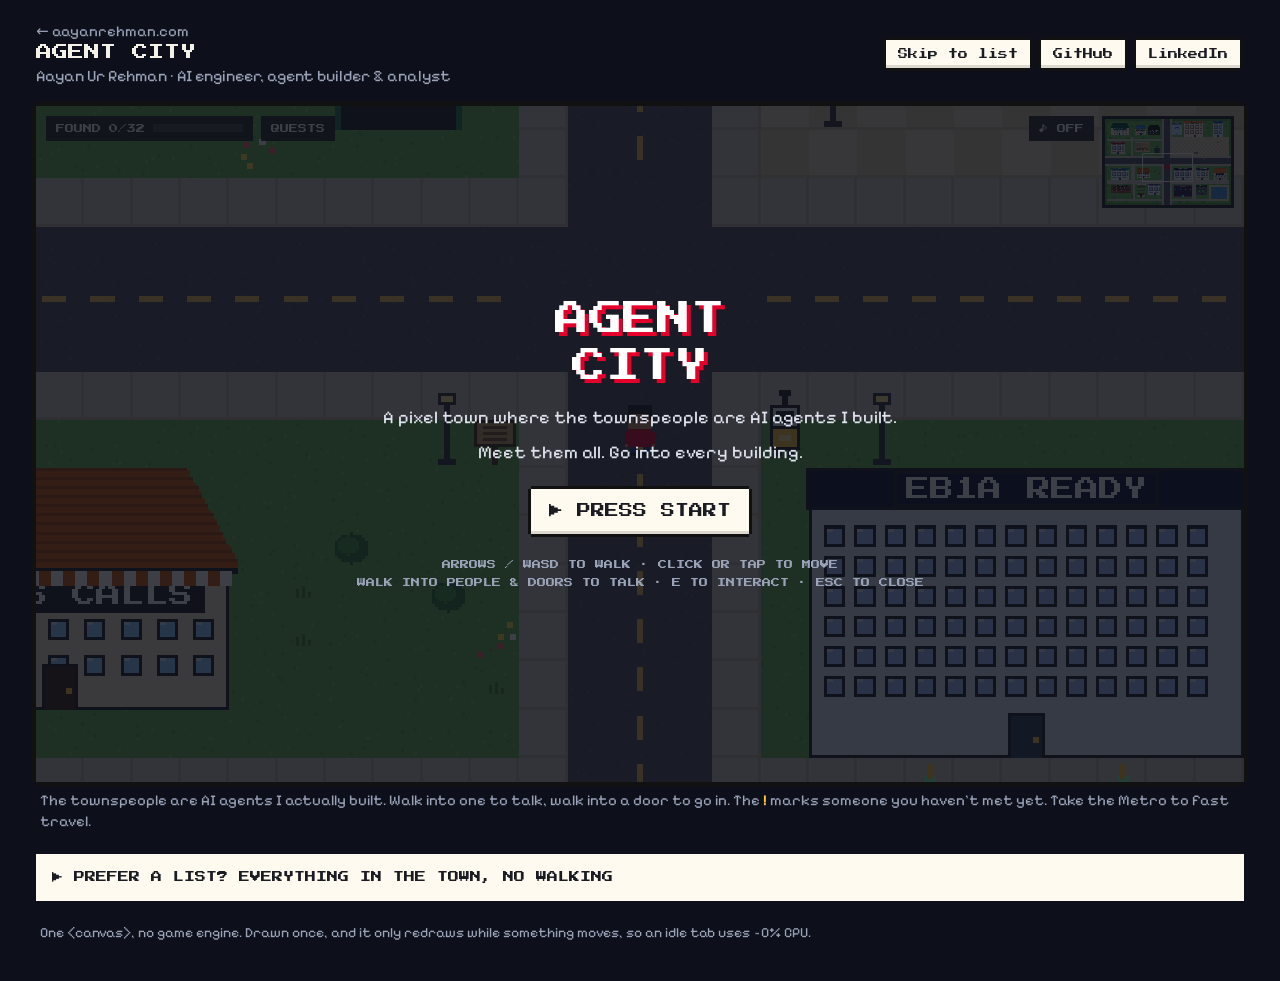
<file: explore/index.html>
<!doctype html>
<html lang="en">
<head>
<meta charset="utf-8">
<meta name="viewport" content="width=device-width, initial-scale=1">
<title>Agent City | Aayan Ur Rehman</title>
<meta name="description" content="Walk around a pixel town where the townspeople are the AI agents Aayan Ur Rehman built: Voya sales agents, EB1A Ready, UnderwriteIQ, TrustLens and more.">
<link rel="canonical" href="https://aayanrehman.com/explore/">
<link rel="icon" type="image/png" href="/favicon.png">
<link rel="apple-touch-icon" href="/apple-touch-icon.png">
<meta property="og:type" content="website">
<meta property="og:title" content="Agent City | Aayan Ur Rehman">
<meta property="og:description" content="A pixel town where the townspeople are the AI agents I built. Walk in, say hi, collect them all.">
<meta property="og:url" content="https://aayanrehman.com/explore/">
<meta property="og:image" content="https://aayanrehman.com/og.jpg">
<meta name="twitter:card" content="summary">
<link rel="preconnect" href="https://fonts.googleapis.com">
<link href="https://fonts.googleapis.com/css2?family=Press+Start+2P&family=Pixelify+Sans:wght@400;600;700&display=swap" rel="stylesheet">
<link rel="stylesheet" href="style.css">
</head>
<body>
<div class="wrap">
  <header>
    <div><a class="back" href="/">← aayanrehman.com</a><h1>AGENT CITY</h1><p>Aayan Ur Rehman · AI engineer, agent builder &amp; analyst</p></div>
    <nav>
      <a class="pbtn" href="#list">Skip to list</a>
      <a class="pbtn" href="https://github.com/aayanrehman" target="_blank" rel="noopener">GitHub</a>
      <a class="pbtn" href="https://www.linkedin.com/in/aayanurrehman" target="_blank" rel="noopener">LinkedIn</a>
    </nav>
  </header>
  <div class="frame px" id="frame"></div>
  <p class="hint">The townspeople are AI agents I actually built. Walk into one to talk, walk into a door to go in. The <b style="color:#ffc83d">!</b> marks someone you haven't met yet. Take the Metro to fast travel.</p>
  <details class="list" id="list"><summary>▶ PREFER A LIST? EVERYTHING IN THE TOWN, NO WALKING</summary><div id="listBody"></div></details>
  <footer>One &lt;canvas&gt;, no game engine. Drawn once, and it only redraws while something moves, so an idle tab uses ~0% CPU.</footer>
</div>
<script src="content.js"></script>
<script src="engine.js"></script>
<script>
const bot = (body, eye = "#7dffb0") => ({body, eye});
const AG_POS = [[37,11],[41,11],[49,11],[53,11],[37,15],[41,15],[49,15],[53,15]];
const AG_COL = ["#f37021","#e4002b","#3d63d6","#14b894","#a34bd1","#ff9a1f","#1b3a8c","#c0392b"];

startWorld({
  frame: document.getElementById("frame"), key: "agent-city", title: "Agent City",
  titleHtml: "AGENT<br>CITY", startToast: "TIP: TALK TO BYTE, THE BOT BY THE ROAD",
  intro: ["A pixel town where the townspeople are AI agents I built.", "Meet them all. Go into every building."],
  w: 64, h: 44, view: matchMedia("(max-width: 640px)").matches ? [240, 288] : [400, 224], seed: 11, spawn: [31, 24], border: "tree",
  colors: {grass: "#62b04a", grassDark: "#55a03f", grassLight: "#74c25a"},
  player: {look: "person", colors: {skin: "#c68e63", hair: "#1b1b22", shirt: "#e4002b", pants: "#1b3a8c"}},
  paint: [
    ["sidewalk", 0, 19, 64, 1], ["sidewalk", 0, 23, 64, 1], ["sidewalk", 29, 0, 1, 44], ["sidewalk", 33, 0, 1, 44],
    ["road", 0, 20, 64, 3], ["road", 30, 0, 3, 44],
    ["laneH", 1, 21, 28], ["laneH", 34, 21, 29], ["laneV", 31, 1, 18], ["laneV", 31, 24, 19],
    // NW campus
    ["sidewalk", 1, 10, 28, 1], ["sidewalk", 13, 9, 1, 10],
    // NE Voya plaza
    ["plaza", 34, 9, 29, 10],
    // SW growth district
    ["sidewalk", 1, 31, 28, 2], ["sidewalk", 13, 24, 2, 7], ["sidewalk", 1, 41, 28, 1], ["sidewalk", 14, 33, 1, 8],
    // SE builders' row
    ["sidewalk", 34, 31, 29, 2], ["sidewalk", 44, 24, 2, 7], ["sidewalk", 34, 41, 20, 1], ["sidewalk", 44, 33, 2, 8],
    ["sand", 53, 34, 10, 8], ["water", 54, 35, 8, 6],
  ],
  buildings: [
    {content: "binghamton", x: 3, y: 2, w: 9, h: 6, style: "house", label: "BINGHAMTON U", colors: {wall: "#efe9da", roof: "#005a43", roofDark: "#003d2e", columns: 1, plate: "#005a43"}},
    {content: "youthrive", x: 15, y: 3, w: 6, h: 5, style: "house", label: "YOUTHRIVE", colors: {roof: "#2e86de", roofDark: "#1f5f9e"}},
    {content: "paranoid", x: 22, y: 3, w: 6, h: 5, style: "house", label: "PARANOID", colors: {wall: "#2b2b2b", roof: "#111", roofDark: "#000", awning: "#111", glass: "#ddd"}},
    {content: "travelers", x: 3, y: 12, w: 7, h: 6, style: "office", label: "TRAVELERS", colors: {roof: "#c8102e", wall: "#e9e4dc"}},
    {content: "next", x: 15, y: 12, w: 8, h: 5, style: "construction", label: "YOUR TEAM?"},
    {name: "Metro", x: 25, y: 14, w: 3, h: 4, style: "subway", action: "travel", nocount: 1, travelText: "Where to? The Metro runs between every district."},
    {content: "bmw", x: 34, y: 2, w: 5, h: 6, style: "showroom", label: "2030"},
    {content: "voya", x: 40, y: 1, w: 10, h: 8, style: "office", label: "VOYA", colors: {roof: "#f37021", wall: "#fbe6d6", glass: "#ffd2b3"}},
    {content: "linkedin", x: 55, y: 1, w: 5, h: 8, style: "office", label: "in", colors: {roof: "#0a66c2", wall: "#d6e7f8"}},
    {content: "waterfall", x: 3, y: 25, w: 9, h: 6, style: "office", label: "WATERFALL", colors: {roof: "#0e7c86", wall: "#d8f1ef", glass: "#9fe8ff"}},
    {content: "clients", x: 16, y: 25, w: 7, h: 5, style: "house", label: "SALES CALLS", colors: {roof: "#d35400", roofDark: "#a04000", awning: "#d35400"}},
    {content: "collegewall", x: 3, y: 34, w: 10, h: 4, style: "wall", label: "COLLEGE WALL"},
    {content: "trustlens", x: 16, y: 33, w: 5, h: 7, style: "watchtower", label: "LENS", colors: {wall: "#e9e4dc", roof: "#0b2a5b", base: "#cfc8b8", lens: 1, glass: "#ffe680"}},
    {content: "lineup", x: 22, y: 33, w: 6, h: 6, style: "office", label: "LINEUP", colors: {roof: "#5b3fd1", wall: "#ece7ff"}},
    {content: "eb1a", x: 35, y: 25, w: 9, h: 6, style: "office", label: "EB1A READY", colors: {roof: "#0b1530", wall: "#dfe6f5", glass: "#9fbfff"}},
    {content: "underwriteiq", x: 46, y: 25, w: 7, h: 6, style: "office", label: "UNDERWRITE", colors: {roof: "#2c3e50", wall: "#e6e2d6"}},
    {content: "crewhq", x: 55, y: 25, w: 7, h: 6, style: "house", label: "CREW HQ", colors: {wall: "#d7d2c8", roof: "#f97316", roofDark: "#c2570c", chimney: 1}},
    {content: "arcade", x: 35, y: 34, w: 9, h: 6, style: "arcade", label: "ARCADE"},
    {content: "github", x: 46, y: 34, w: 6, h: 5, style: "office", label: "GITHUB", colors: {roof: "#24292f", wall: "#57606a", glass: "#39d353"}},
  ],
  npcs: [
    {id: "guide", nocount: 1, name: "Byte", look: "bot", x: 34, y: 24, colors: bot("#ffc83d", "#1b1b22"),
     lines: ["BEEP! Welcome to Agent City. I'm Byte.", "Everyone in this town is an AI agent Aayan built. Walk into them to say hi.", "Voya Plaza is up north-east: 8 agents work there. Builders' Row and the Arcade are south-east. Campus is north-west.", "The yellow ! means you haven't met someone yet. Press QUESTS up top to track progress. Have fun!"]},
    ...AGENTS.map((a, i) => ({id: a.id, name: a.name, look: "bot", x: AG_POS[i][0], y: AG_POS[i][1], colors: bot(AG_COL[i]),
      lines: [`BEEP BOOP. I'm the ${a.name}. Aayan built me at Voya.`, a.desc]})),
    {content: "aws", look: "bot", x: 11, y: 14, colors: bot("#ff9900", "#ffe680"), name: "Cert Bot",
     lines: ["I keep the certificates. Aayan is an AWS Certified AI Practitioner.", "Also: Anthropic AI Fluency and the AINS insurance designation."]},
    {content: "openclaw", look: "bot", x: 37, y: 32, colors: bot("#14b894"), lines: ["I'm OpenClaw. I text real-estate leads back so agents don't have to.", PROFILE.openclaw.blurb]},
    {content: "presales", look: "bot", x: 41, y: 32, colors: bot("#3d63d6"), lines: ["I'm the Presales Agent. Feed me an RFP.", PROFILE.presales.blurb]},
    {content: "casesprint", look: "bot", x: 52, y: 32, colors: bot("#a34bd1"), lines: ["CaseSprint AI here. I help case teams go from prompt to final pitch.", PROFILE.casesprint.blurb]},
    {content: "sketchy", look: "person", x: 36, y: 40, colors: {skin: "#f1c27d", hair: "#ff4fd8", shirt: "#4ff0ff", pants: "#2a1840"},
     lines: ["Psst. I might be the imposter.", PROFILE.sketchy.blurb]},
    {content: "skyleaf", look: "person", x: 42, y: 40, colors: {skin: "#e0ac69", hair: "#1b1b22", shirt: "#ff9a1f", pants: "#1b1b22", band: "#3d63d6"},
     lines: ["I came from Skyleaf, a ninja game Aayan made. It's playable in your browser.", PROFILE.skyleaf.blurb]},
  ],
  signs: [
    {x: 28, y: 24, name: "Town sign", lines: ["AGENT CITY. NW: Campus & Career. NE: Voya Plaza. SW: Growth District. SE: Builders' Row & Arcade."]},
    {x: 57, y: 12, name: "Plaza sign", lines: ["VOYA AGENT PLAZA. 8 agents and apps shipped during one internship. Say hi to each of them."]},
    {x: 12, y: 32, name: "District sign", lines: ["GROWTH DISTRICT. Home of Waterfall Growth: AI growth systems for admissions firms."]},
  ],
  deco: [["lamp", 35, 10], ["lamp", 61, 10], ["lamp", 35, 17], ["lamp", 61, 17], ["bench", 45, 17], ["bench", 46, 17],
         ["car", 6, 20], ["car", 14, 22], ["car", 50, 20], ["car", 58, 22], ["lamp", 2, 24], ["lamp", 27, 24], ["lamp", 36, 24], ["lamp", 62, 24]],
  scatter: [["tree", .1], ["bush", .03], ["flowers", .05], ["tuft", .06]],
  stops: [{name: "Campus", x: 13, y: 18}, {name: "Voya Plaza", x: 45, y: 10}, {name: "Growth District", x: 13, y: 32}, {name: "Builders' Row", x: 45, y: 32}, {name: "Arcade", x: 40, y: 41}, {name: "Town Center", x: 31, y: 24}],
  quests: [
    {name: "Meet every Voya agent", ids: AGENTS.map(a => a.id)},
    {name: "Visit every AI build", ids: ["eb1a", "underwriteiq", "crewhq", "trustlens", "lineup", "openclaw", "presales", "casesprint"]},
    {name: "Tour the Growth District", ids: ["waterfall", "clients", "collegewall"]},
    {name: "Walk the career path", ids: ["binghamton", "youthrive", "paranoid", "voya", "travelers", "next"]},
    {name: "Play in the Arcade", ids: ["arcade", "sketchy", "skyleaf"]},
  ],
}).then(api => window.game = api);

// the same content as a plain list, for skimmers and screen readers
const ORDER = ["voya", "travelers", "waterfall", "clients", "eb1a", "underwriteiq", "crewhq", "trustlens", "lineup", "collegewall", "openclaw", "presales", "casesprint",
               "sketchy", "skyleaf", "bmw", "paranoid", "youthrive", "binghamton", "aws", "github", "linkedin", "next"];
const e = s => String(s).replace(/[&<>"]/g, c => ({"&":"&amp;","<":"&lt;",">":"&gt;",'"':"&quot;"}[c]));
document.getElementById("listBody").innerHTML = ORDER.map(id => { const p = PROFILE[id];
  return `<section><h3>${e(p.name)}<small>${e(p.kicker)} · ${e(p.sub)}</small></h3><p>${e(p.blurb)}</p>` +
    (p.stats ? `<p>${p.stats.map(([b, t]) => `<b>${e(b)}</b> ${e(t)}`).join(" · ")}</p>` : "") +
    (p.items ? `<ul>${p.items.map(([n, d]) => `<li><b>${e(n)}:</b> ${e(d)}</li>`).join("")}</ul>` : "") +
    (p.links ? `<p>${p.links.map(([t, u]) => `<a href="${e(u)}" target="_blank" rel="noopener">${e(t)} ↗</a>`).join(" · ")}</p>` : "") + `</section>`; }).join("");
if (location.hash === "#list") document.getElementById("list").open = true;
document.querySelector('a[href="#list"]').addEventListener("click", () => document.getElementById("list").open = true);
</script>
</body>
</html>
</file>
<file: explore/style.css>
:root{ --bg:#0d0f1a; --ink:#f4f1e8; --muted:#9aa3b8; --panel:#fffaf0; --panel-ink:#1b1b22; --edge:#111; --accent:#e4002b; --amber:#ffc83d; }
*{box-sizing:border-box}
html{background:var(--bg)}
body{margin:0;min-height:100vh;color:var(--ink);font:16px/1.4 "Pixelify Sans",system-ui,sans-serif;background-color:var(--bg);
  background-image:radial-gradient(1px 1px at 20% 30%,#fff8 50%,transparent 51%),radial-gradient(1px 1px at 70% 60%,#fff5 50%,transparent 51%);background-size:120px 90px,170px 130px}
a{color:inherit} button{font:inherit;color:inherit;cursor:pointer}
.wrap{max-width:1240px;margin:0 auto;padding:16px}

.px{box-shadow:0 -4px 0 0 var(--edge),0 4px 0 0 var(--edge),-4px 0 0 0 var(--edge),4px 0 0 0 var(--edge),inset 0 -4px 0 0 rgba(0,0,0,.18),inset 0 4px 0 0 rgba(255,255,255,.35)}
.pbtn{display:inline-flex;align-items:center;gap:6px;background:var(--panel);color:var(--panel-ink);border:0;padding:8px 12px;margin:4px;
  font:10px/1.2 "Press Start 2P",monospace;text-decoration:none;
  box-shadow:0 -3px 0 0 var(--edge),0 3px 0 0 var(--edge),-3px 0 0 0 var(--edge),3px 0 0 0 var(--edge),inset 0 -3px 0 0 #0002}
.pbtn:hover,.pbtn:focus-visible{background:var(--amber);outline:none}
.pbtn:active{transform:translateY(2px)}
.pbtn.on{background:var(--accent);color:#fff}

header{display:flex;align-items:center;gap:14px;flex-wrap:wrap;margin:4px 0 18px}
header h1{margin:0;font:16px/1.3 "Press Start 2P",monospace}
header p{margin:2px 0 0;color:var(--muted)}
header nav{margin-left:auto}

.frame{position:relative;background:#111;overflow:hidden;user-select:none;-webkit-user-select:none}
.frame canvas.view{display:block;width:100%;height:auto;image-rendering:pixelated;image-rendering:crisp-edges;touch-action:none}

/* HUD */
.hud{position:absolute;left:10px;right:10px;top:10px;display:flex;gap:8px;align-items:flex-start;pointer-events:none;z-index:3}
.hud>*{pointer-events:auto}
.chip{background:#1b1b22e6;color:#fff;border:0;padding:8px 10px;font:9px/1 "Press Start 2P",monospace;display:flex;gap:8px;align-items:center}
.bar{width:90px;height:8px;background:#444;position:relative}
.bar i{position:absolute;inset:0 auto 0 0;background:var(--amber);width:0;transition:width .4s}
.hud .grow{flex:1}
.mini{display:block;image-rendering:pixelated;border:3px solid #1b1b22;background:#1b1b22;width:132px;height:auto}
.tip{position:absolute;z-index:3;pointer-events:none;background:#1b1b22;color:#fff;padding:4px 7px;font:9px/1.2 "Press Start 2P",monospace;transform:translate(-50%,-140%);white-space:nowrap}
.tip[hidden]{display:none}

#toasts{position:absolute;left:50%;top:56px;transform:translateX(-50%);display:grid;gap:8px;justify-items:center;pointer-events:none;z-index:6}
.toast{background:var(--panel);color:var(--panel-ink);padding:10px 14px;font:10px/1.4 "Press Start 2P",monospace;animation:pop .25s steps(4);text-align:center}
@keyframes pop{from{transform:scale(.6);opacity:0}}
@keyframes blink{50%{opacity:0}}

/* speech box */
.talk{position:absolute;left:14px;right:14px;bottom:14px;background:var(--panel);color:var(--panel-ink);padding:18px 20px 14px;z-index:4;min-height:96px}
.talk[hidden]{display:none}
.talk .who{position:absolute;top:-14px;left:16px;background:var(--accent);color:#fff;padding:6px 10px;font:9px/1 "Press Start 2P",monospace}
.talk p{margin:0;font-size:clamp(16px,1.6vw,20px);min-height:2.6em}
.talk .more{position:absolute;right:14px;bottom:8px;font-size:14px;animation:blink 1s steps(1) infinite}
.talk .opts{margin-top:8px}

/* detail card */
.card{position:absolute;right:14px;top:56px;bottom:14px;width:min(440px,62%);background:var(--panel);color:var(--panel-ink);display:flex;flex-direction:column;z-index:5;animation:pop .2s steps(3)}
.card[hidden]{display:none}
.ch{padding:14px 56px 12px 16px;color:#fff;position:relative;background:var(--accent)}
.ch small{font:8px/1.4 "Press Start 2P",monospace;opacity:.9;text-transform:uppercase}
.ch h2{margin:8px 0 4px;font:15px/1.35 "Press Start 2P",monospace}
.ch .x{position:absolute;right:8px;top:8px;margin:0;padding:6px 8px}
.cb{padding:14px 16px;overflow:auto}
.cb p{margin:0 0 12px;font-size:17px}
.cb h4{margin:0 0 6px;font:9px/1 "Press Start 2P",monospace}
.stats{display:grid;grid-template-columns:1fr 1fr;gap:10px;margin:4px 0 16px}
.stats div{background:#1b1b22;color:#fff;padding:10px}
.stats b{display:block;font:15px/1.3 "Press Start 2P",monospace;color:var(--amber);margin-bottom:4px}
.stats span{font-size:14px;opacity:.85}
.inv{display:grid;gap:8px;margin:0 0 16px}
.item{display:grid;grid-template-columns:22px 1fr;gap:10px;align-items:start;background:#fff;padding:8px;border:3px solid #1b1b22}
.item i{width:22px;height:22px;display:block;box-shadow:inset -4px -4px 0 #0003,inset 4px 4px 0 #fff5}
.item strong{display:block}
.item span{font-size:14px;color:#555}
.item.got{background:#eaffef}
.tags{display:flex;flex-wrap:wrap;gap:6px;margin:0 0 14px}
.tags span{background:#e9e2d0;padding:3px 7px;font-size:13px}
.todo{background:#ffe680;padding:8px 10px;margin:0 0 12px;font-size:14px}
.repo{display:block;text-decoration:none;background:#fff;border:3px solid #1b1b22;padding:8px;margin:0 0 8px}
.repo:hover{background:#fff3c4}
.repo b{display:block} .repo span{font-size:13px;color:#555}
.heat{width:100%;display:block;background:#fff;padding:6px;margin:0 0 12px;border:3px solid #1b1b22}
.q{background:#fff;border:3px solid #1b1b22;padding:8px 10px;margin:0 0 8px}
.q b{display:block}
.q .bar{width:100%;margin-top:6px}

/* title + fade */
.title{position:absolute;inset:0;background:#0d0f1acc;display:grid;place-items:center;text-align:center;z-index:8;padding:20px}
.title[hidden]{display:none}
.title h2{font:clamp(18px,3vw,34px)/1.4 "Press Start 2P",monospace;margin:0 0 14px;color:#fff;text-shadow:4px 4px 0 var(--accent)}
.title p{margin:0 0 10px;color:#dfe3ee;font-size:18px}
.title .start{font-size:14px;padding:14px 18px;margin-top:14px;animation:blink 1.2s steps(1) infinite}
.title .keys{font:9px/2 "Press Start 2P",monospace;color:var(--muted);margin-top:18px}
.fade{position:absolute;inset:0;background:#000;opacity:0;pointer-events:none;transition:opacity .25s;z-index:7}
.fade.on{opacity:1}

/* touch d-pad */
.pad{position:absolute;left:14px;bottom:14px;display:grid;grid-template-columns:repeat(3,44px);grid-template-rows:repeat(3,44px);z-index:3;opacity:.85}
.pad button{background:#1b1b22cc;border:2px solid #fff6;color:#fff;font:12px "Press Start 2P",monospace;touch-action:none}
.pad .u{grid-area:1/2} .pad .l{grid-area:2/1} .pad .r{grid-area:2/3} .pad .d{grid-area:3/2}
.abtn{position:absolute;right:18px;bottom:30px;width:60px;height:60px;border-radius:50%;background:var(--accent);border:3px solid #fff8;color:#fff;font:14px "Press Start 2P",monospace;z-index:3;touch-action:none}
.pad[hidden],.abtn[hidden]{display:none}

.below{display:flex;flex-wrap:wrap;gap:6px;align-items:center;margin:18px 0 6px}
.hint{color:var(--muted);font-size:15px;margin:8px 4px}
footer{color:var(--muted);font-size:14px;margin:22px 4px}
@media (max-width:700px){ header h1{font-size:12px} .card{width:auto;left:14px} .mini{display:none} .chip{font-size:7px;padding:7px} .hud .bar{width:50px} .chip{white-space:nowrap} }

/* plain list for people who'd rather read */
.list{margin:22px 0 0;background:var(--panel);color:var(--panel-ink);padding:4px 16px}
.list summary{list-style:none;cursor:pointer;font:11px/1.4 "Press Start 2P",monospace;padding:12px 0}
.list section{border-top:3px solid #1b1b22;padding:12px 0}
.list h3{margin:0 0 4px;font:12px/1.4 "Press Start 2P",monospace}
.list h3 small{font:14px "Pixelify Sans",sans-serif;color:#555;margin-left:8px}
.list p{margin:0 0 8px}
.list ul{margin:0 0 8px;padding-left:20px}
.list a{font-weight:700}
.back{color:var(--muted);text-decoration:none;font-size:15px}
.back:hover{color:var(--ink)}
.list summary::-webkit-details-marker{display:none}
</file>
